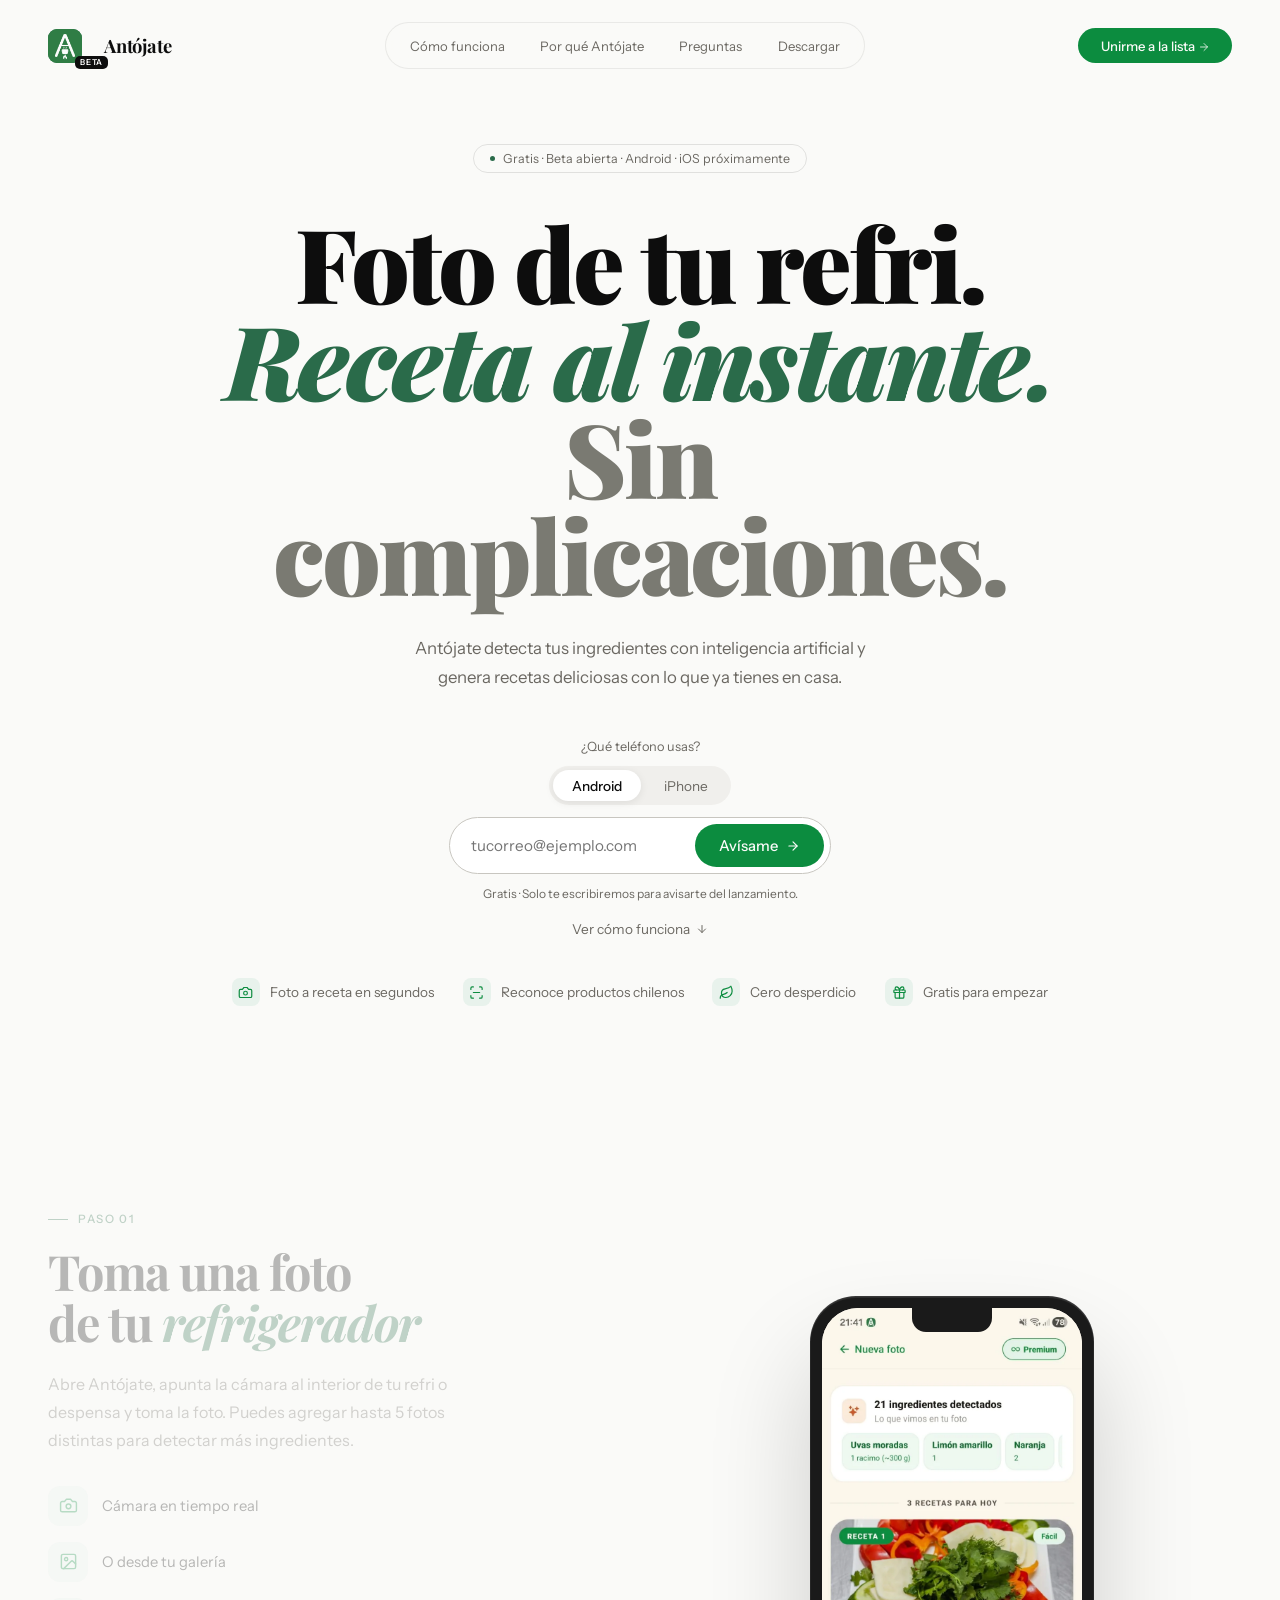
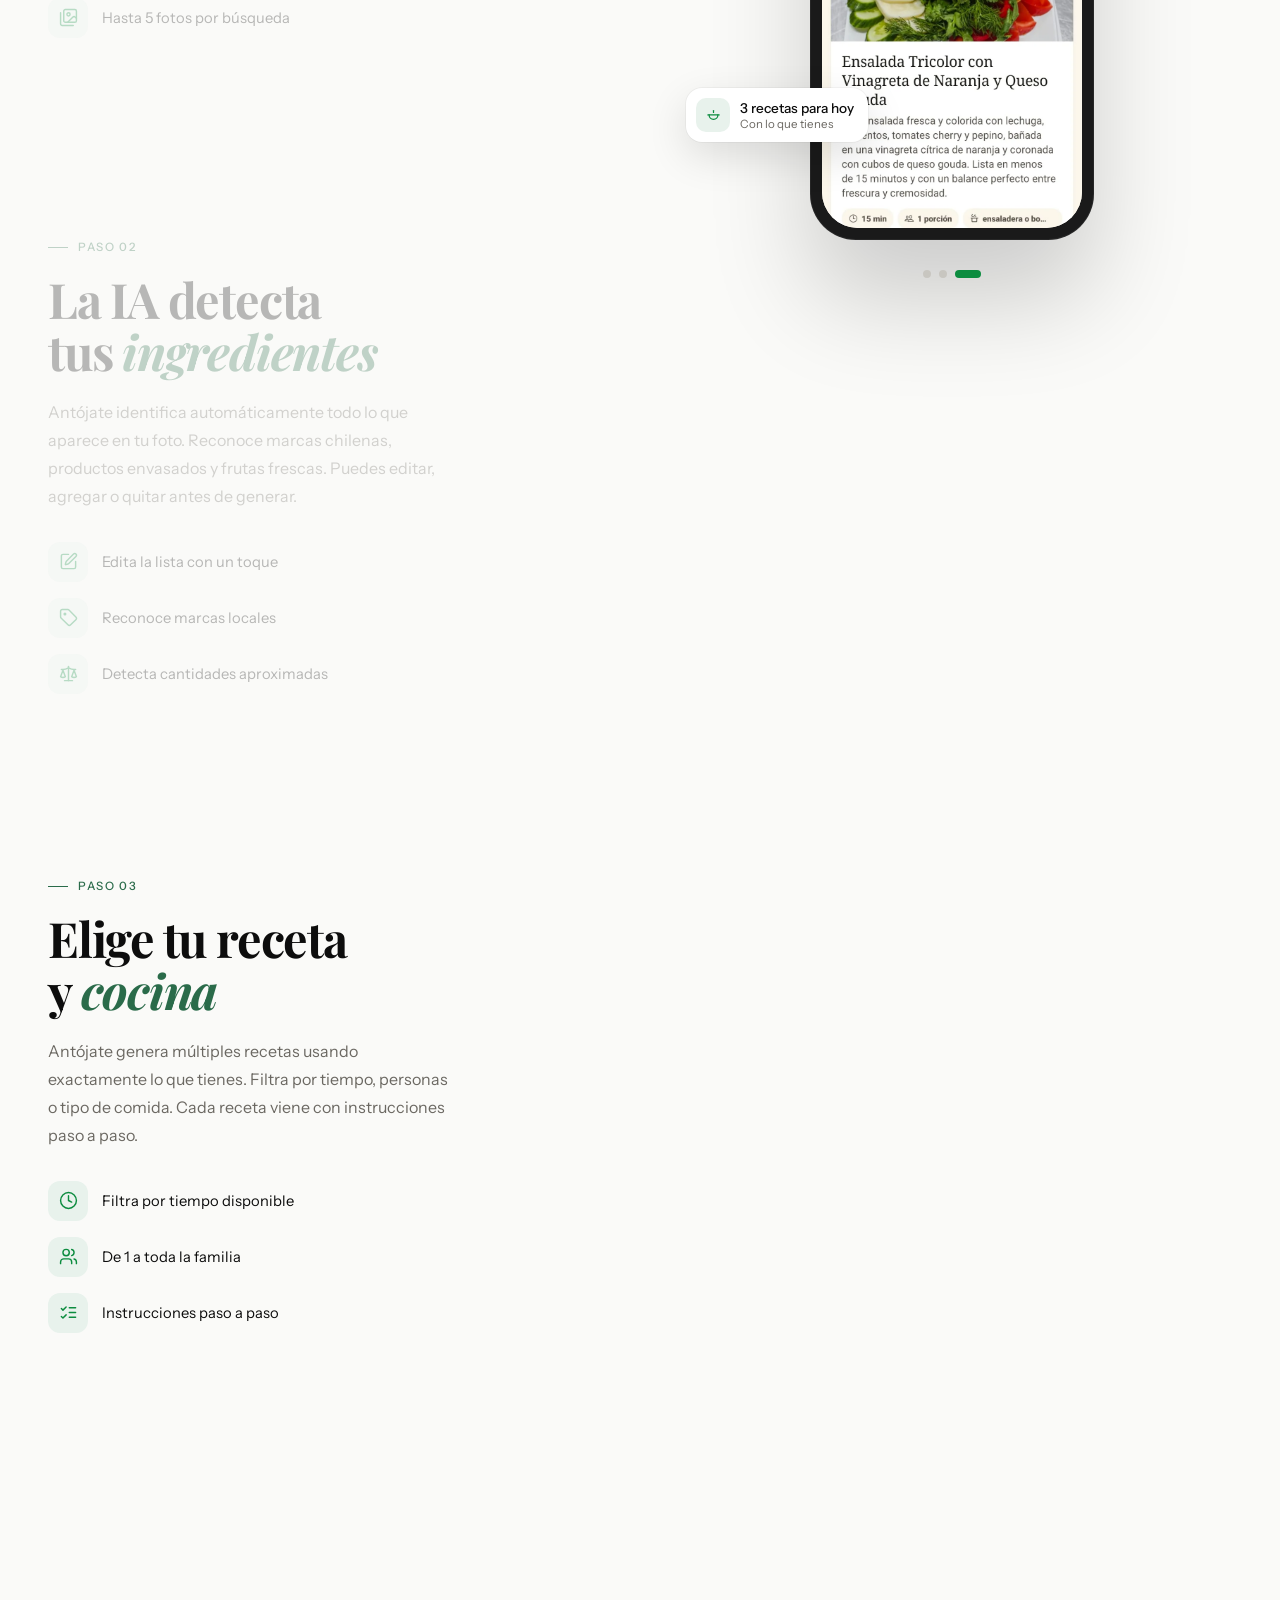
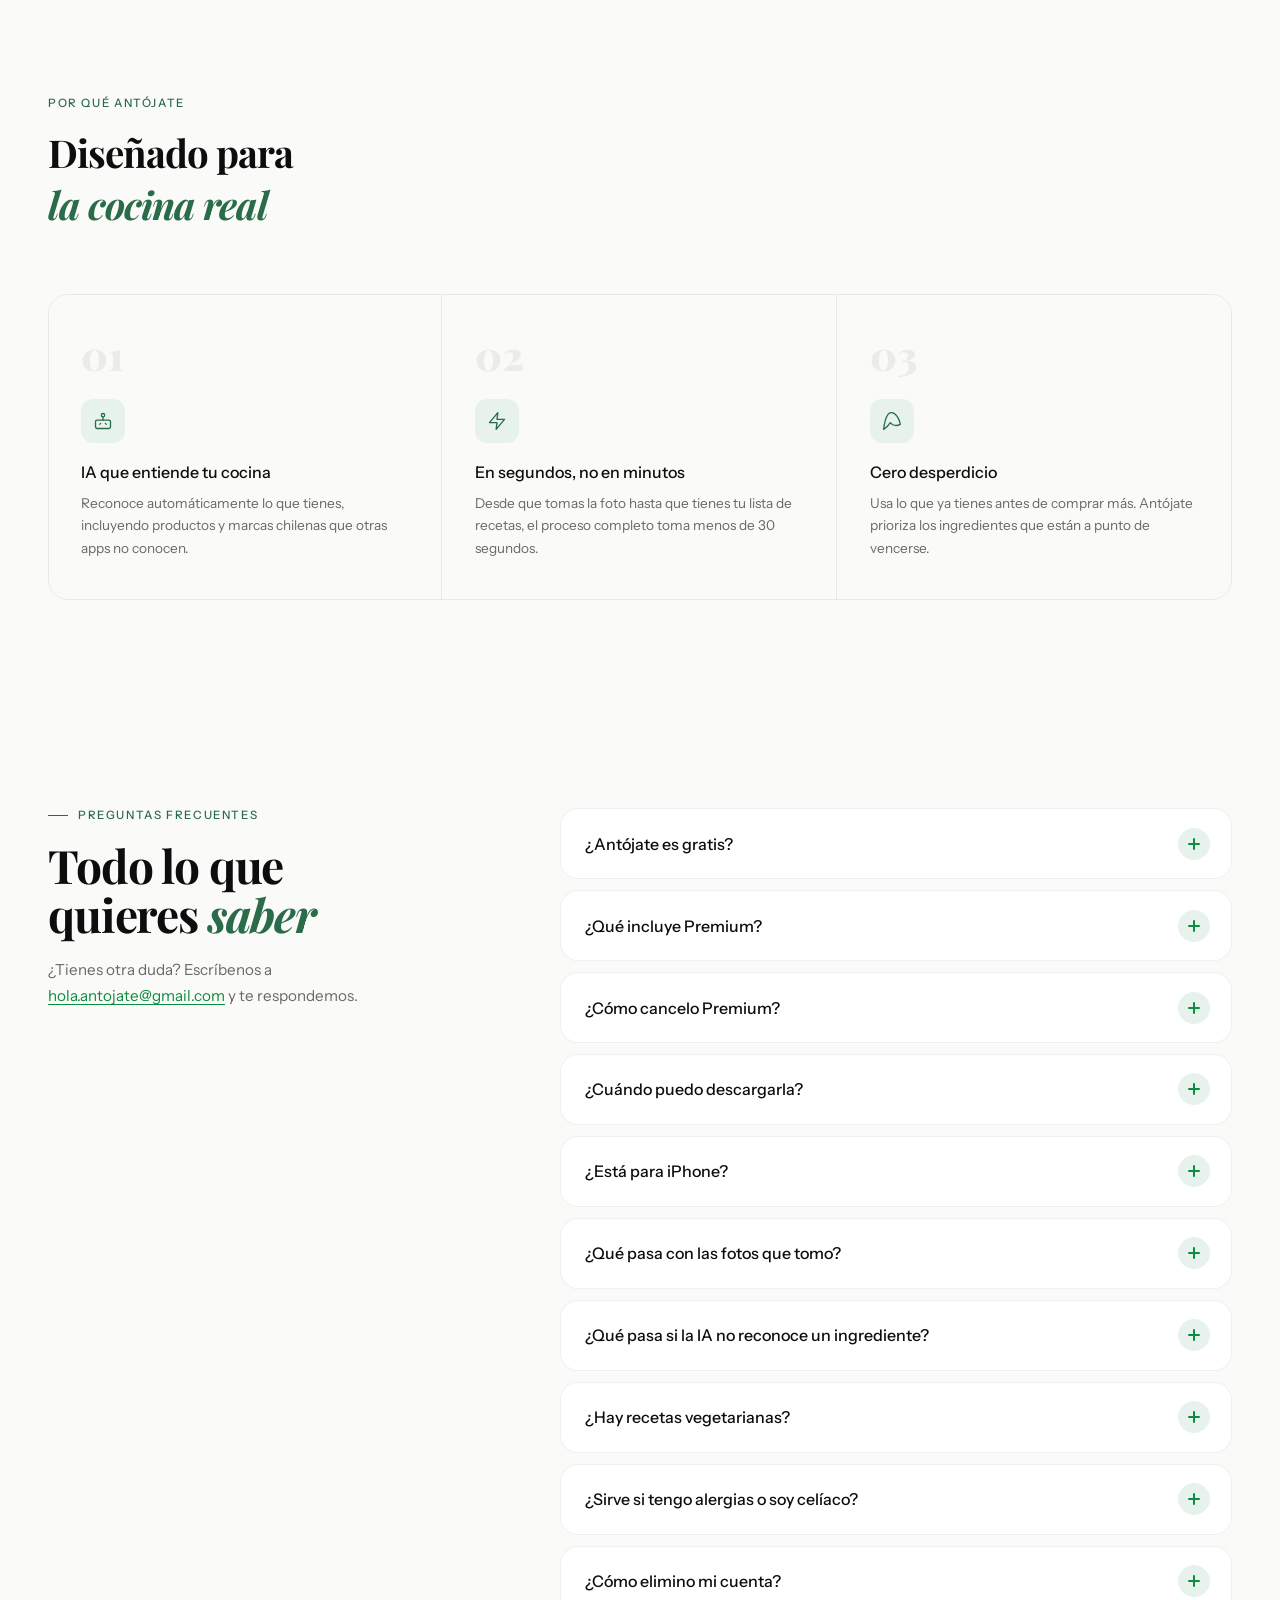
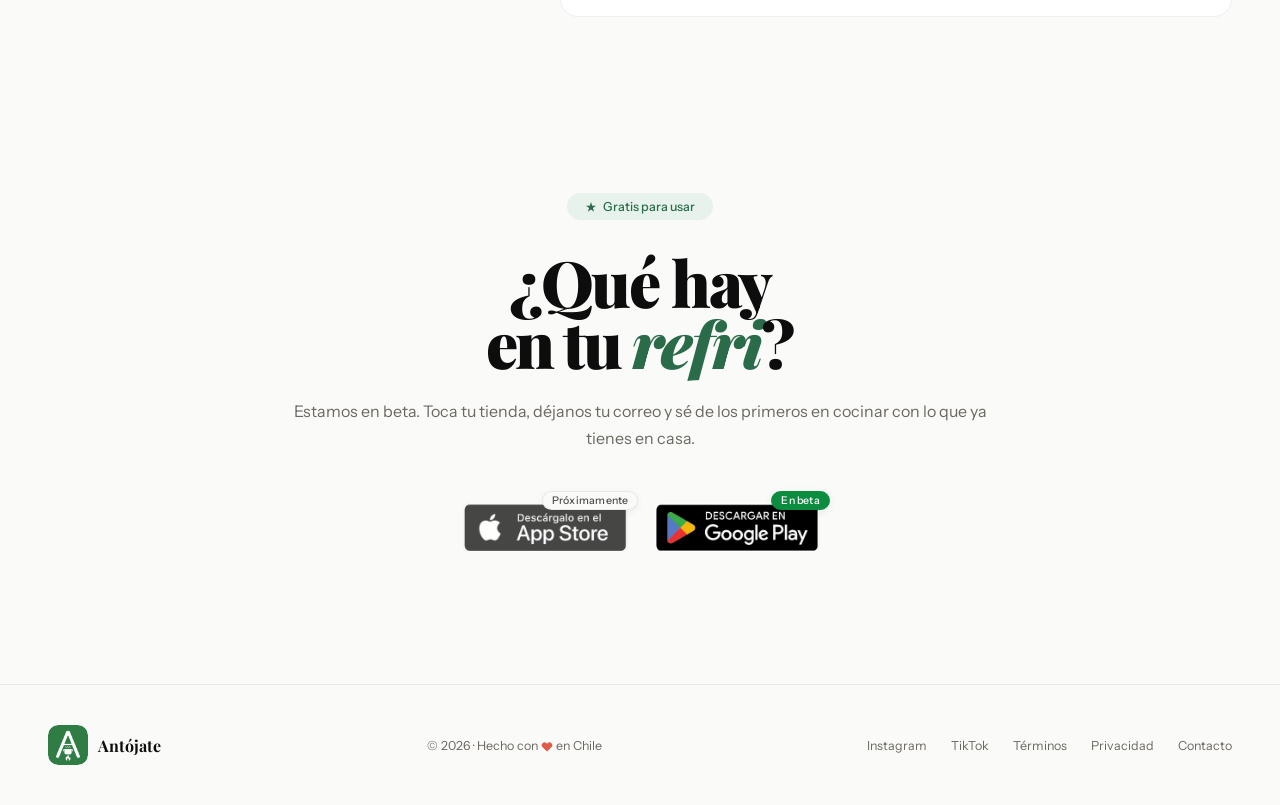
<file: index.html>
<!DOCTYPE html>
<html lang="es">
<head>

  <!-- Meta tags básicos -->
  <meta name="description" content="Antójate detecta los ingredientes de tu refrigerador con una foto y genera recetas deliciosas al instante. Sin desperdiciar nada. Gratis para Android · iOS próximamente.">
  <meta name="keywords" content="recetas, cocina, refrigerador, ingredientes, app, Chile, inteligencia artificial">
  <meta name="author" content="Antójate">

  <!-- Open Graph (WhatsApp, Facebook, LinkedIn) -->
  <meta property="og:type" content="website">
  <meta property="og:url" content="https://antojate.cl">
  <meta property="og:title" content="Antójate — Cocina con lo que hay">
  <meta property="og:description" content="Foto de tu refri → receta al instante. La app que detecta tus ingredientes con IA y genera recetas deliciosas. Gratis.">
  <meta property="og:image" content="https://antojate.cl/logo.png">
  <meta property="og:image:width" content="512">
  <meta property="og:image:height" content="512">
  <meta property="og:locale" content="es_CL">
  <meta property="og:site_name" content="Antójate">

  <!-- Twitter / X -->
  <meta name="twitter:card" content="summary">
  <meta name="twitter:url" content="https://antojate.cl">
  <meta name="twitter:title" content="Antójate — Cocina con lo que hay">
  <meta name="twitter:description" content="Foto de tu refri → receta al instante. La app que detecta tus ingredientes con IA y genera recetas deliciosas. Gratis.">
  <meta name="twitter:image" content="https://antojate.cl/logo.png">

  <!-- Favicon -->
  <link rel="icon" type="image/png" href="logo.png">
  <link rel="apple-touch-icon" href="logo.png">

  <!-- Color del navegador en móvil -->
  <meta name="theme-color" content="#0c8c3f">
<meta charset="UTF-8">
<meta name="viewport" content="width=device-width, initial-scale=1.0">
<title>Antójate — Cocina con lo que hay</title>
<link rel="preconnect" href="https://fonts.googleapis.com">
<link href="https://fonts.googleapis.com/css2?family=Playfair+Display:ital,wght@0,400;0,700;0,900;1,400;1,700&family=Instrument+Sans:wght@300;400;500&display=swap" rel="stylesheet">
<link rel="stylesheet" href="styles.css">
</head>
<body>


<!-- NAV -->
<nav>
  <div class="nav-inner">
    <a href="#" class="nav-logo">
      <div class="logo-mark"><img src="logo.png" alt="Antójate" style="width:100%;height:100%;object-fit:cover;border-radius:inherit;"><span class="beta-tag" title="Estamos en etapa beta">Beta</span></div>
      <span class="logo-text">Antójate</span>
    </a>

    <div class="nav-pill">
      <a href="#como-funciona">Cómo funciona</a>
      <a href="#por-que">Por qué Antójate</a>
      <a href="#preguntas">Preguntas</a>
      <a href="#descargar">Descargar</a>
    </div>

    <a href="#unirme" class="nav-dl" data-ir-formulario>Unirme a la lista <svg xmlns="http://www.w3.org/2000/svg" width="12" height="12" viewBox="0 0 24 24" fill="none" stroke="currentColor" stroke-width="1.6" stroke-linecap="round" stroke-linejoin="round" style="display:inline-block;vertical-align:middle;flex-shrink:0;"><line x1="5" y1="12" x2="19" y2="12"/><polyline points="12 5 19 12 12 19"/></svg></a>
  </div>
</nav>

<!-- HERO -->
<section class="hero">
  <div class="hero-eyebrow">
    <span class="dot"></span>
    Gratis · Beta abierta · Android · iOS próximamente
  </div>
  <h1 class="hero-title">
    Foto de tu refri.<br>
    <em>Receta al instante.</em><br>
    <span class="line-2" style="color:#7A7A72;">Sin complicaciones.</span>
  </h1>
  <p class="hero-subtitle">
    Antójate detecta tus ingredientes con inteligencia artificial y genera recetas deliciosas con lo que ya tienes en casa.
  </p>
  <div class="hero-cta">
    <form class="lista-form hero-form" id="unirme" novalidate>
      <p class="hero-form-label">¿Qué teléfono usas?</p>
      <div class="plat-toggle" role="radiogroup" aria-label="¿Qué teléfono usas?">
        <label><input type="radio" name="plataforma" value="Android" checked><span>Android</span></label>
        <label><input type="radio" name="plataforma" value="iOS"><span>iPhone</span></label>
      </div>
      <div class="hero-form-row">
        <label class="sr-only" for="hero-email">Correo electrónico</label>
        <input type="email" id="hero-email" name="email" placeholder="tucorreo@ejemplo.com" autocomplete="email" required>
        <input type="text" name="_gotcha" class="hp-field" tabindex="-1" autocomplete="off" aria-hidden="true">
        <button type="submit" class="btn-main">Avísame <svg width="14" height="14" viewBox="0 0 24 24" fill="none" stroke="currentColor" stroke-width="2" stroke-linecap="round" stroke-linejoin="round" aria-hidden="true"><line x1="5" y1="12" x2="19" y2="12"/><polyline points="12 5 19 12 12 19"/></svg></button>
      </div>
      <p class="lista-msg" role="status" aria-live="polite"></p>
      <p class="hero-form-fine">Gratis · Solo te escribiremos para avisarte del lanzamiento.</p>
    </form>
    <div class="hero-form-done" hidden>
      <span class="done-icon"><svg width="22" height="22" viewBox="0 0 24 24" fill="none" stroke="currentColor" stroke-width="2.4" stroke-linecap="round" stroke-linejoin="round"><polyline points="20 6 9 17 4 12"/></svg></span>
      <p><strong>¡Quedaste en la lista!</strong> Te avisaremos apenas Antójate esté disponible en <span data-tienda>Google Play</span>.</p>
    </div>
    <a href="#como-funciona" class="hero-link">Ver cómo funciona <svg width="12" height="12" viewBox="0 0 24 24" fill="none" stroke="currentColor" stroke-width="2" stroke-linecap="round" stroke-linejoin="round" aria-hidden="true"><line x1="12" y1="5" x2="12" y2="19"/><polyline points="19 12 12 19 5 12"/></svg></a>
  </div>

  <ul class="hero-benefits">
    <li><span class="hb-icon" aria-hidden="true"><svg width="15" height="15" viewBox="0 0 24 24" fill="none" stroke="currentColor" stroke-width="1.9" stroke-linecap="round" stroke-linejoin="round"><path d="M14.5 4h-5L7 7H4a2 2 0 0 0-2 2v9a2 2 0 0 0 2 2h16a2 2 0 0 0 2-2V9a2 2 0 0 0-2-2h-3l-2.5-3z"/><circle cx="12" cy="13" r="3"/></svg></span>Foto a receta en segundos</li>
    <li><span class="hb-icon" aria-hidden="true"><svg width="15" height="15" viewBox="0 0 24 24" fill="none" stroke="currentColor" stroke-width="1.9" stroke-linecap="round" stroke-linejoin="round"><path d="M3 7V5a2 2 0 0 1 2-2h2"/><path d="M17 3h2a2 2 0 0 1 2 2v2"/><path d="M21 17v2a2 2 0 0 1-2 2h-2"/><path d="M7 21H5a2 2 0 0 1-2-2v-2"/><path d="M7 12h10"/></svg></span>Reconoce productos chilenos</li>
    <li><span class="hb-icon" aria-hidden="true"><svg width="15" height="15" viewBox="0 0 24 24" fill="none" stroke="currentColor" stroke-width="1.9" stroke-linecap="round" stroke-linejoin="round"><path d="M11 20A7 7 0 0 1 9.8 6.1C15.5 5 17 4.48 19 2c1 2 2 4.18 2 8 0 5.5-4.78 10-10 10Z"/><path d="M2 21c0-3 1.85-5.36 5.08-6C9.5 14.52 12 13 13 12"/></svg></span>Cero desperdicio</li>
    <li><span class="hb-icon" aria-hidden="true"><svg width="15" height="15" viewBox="0 0 24 24" fill="none" stroke="currentColor" stroke-width="1.9" stroke-linecap="round" stroke-linejoin="round"><rect x="3" y="8" width="18" height="4" rx="1"/><path d="M12 8v13"/><path d="M19 12v7a2 2 0 0 1-2 2H7a2 2 0 0 1-2-2v-7"/><path d="M7.5 8a2.5 2.5 0 0 1 0-5A4.8 8 0 0 1 12 8a4.8 8 0 0 1 4.5-5 2.5 2.5 0 0 1 0 5"/></svg></span>Gratis para empezar</li>
  </ul>
</section>

<!-- CÓMO FUNCIONA: teléfono fijo que cambia al bajar -->
<section id="como-funciona" class="flow" data-active="1">
  <div class="flow-inner">
    <div class="flow-steps">
      <article class="flow-step" data-step="1">
        <div class="step-label">Paso 01</div>
        <h2 class="step-heading">Toma una foto<br>de tu <em>refrigerador</em></h2>
        <p class="step-body">Abre Antójate, apunta la cámara al interior de tu refri o despensa y toma la foto. Puedes agregar hasta 5 fotos distintas para detectar más ingredientes.</p>
        <div class="step-detail">
      <div class="step-pill"><span class="step-pill-icon" aria-hidden="true"><svg width="16" height="16" viewBox="0 0 24 24" fill="none" stroke="currentColor" stroke-width="1.8" stroke-linecap="round" stroke-linejoin="round"><path d="M14.5 4h-5L7 7H4a2 2 0 0 0-2 2v9a2 2 0 0 0 2 2h16a2 2 0 0 0 2-2V9a2 2 0 0 0-2-2h-3l-2.5-3z"/><circle cx="12" cy="13" r="3"/></svg></span>Cámara en tiempo real</div>
      <div class="step-pill"><span class="step-pill-icon" aria-hidden="true"><svg width="16" height="16" viewBox="0 0 24 24" fill="none" stroke="currentColor" stroke-width="1.8" stroke-linecap="round" stroke-linejoin="round"><rect width="18" height="18" x="3" y="3" rx="2" ry="2"/><circle cx="9" cy="9" r="2"/><path d="m21 15-3.086-3.086a2 2 0 0 0-2.828 0L6 21"/></svg></span>O desde tu galería</div>
      <div class="step-pill"><span class="step-pill-icon" aria-hidden="true"><svg width="16" height="16" viewBox="0 0 24 24" fill="none" stroke="currentColor" stroke-width="1.8" stroke-linecap="round" stroke-linejoin="round"><path d="M18 22H4a2 2 0 0 1-2-2V6"/><path d="m22 13-1.296-1.296a2.41 2.41 0 0 0-3.408 0L11 18"/><circle cx="12" cy="8" r="2"/><rect width="16" height="16" x="6" y="2" rx="2"/></svg></span>Hasta 5 fotos por búsqueda</div>
        </div>
        <div class="flow-step-media" aria-hidden="true">
          <div class="flow-mini-phone"><div class="flow-mini-screen"><div style="width:100%;height:100%;background:#F8F4EE;display:flex;flex-direction:column;"><div style="background:#F8F4EE;padding:32px 14px 12px;display:flex;align-items:center;gap:8px;">
            <div style="width:28px;height:28px;border-radius:7px;overflow:hidden;flex-shrink:0;"><img src="logo.png" style="width:100%;height:100%;object-fit:cover;display:block;"></div>
            <div>
              <div style="font-size:11px;font-weight:700;font-family:var(--serif);color:#0D0D0D;">Antójate</div>
              <div style="font-size:8px;color:#888580;">Cocina con lo que hay</div>
            </div>
            <div style="margin-left:auto;width:24px;height:24px;border-radius:6px;background:#F0EFEC;display:flex;align-items:center;justify-content:center;font-size:10px;">☰</div>
          </div><div style="margin:0 14px;border-radius:14px;overflow:hidden;flex:1;background:linear-gradient(160deg,#C9E4CA 0%,#A7C5B5 100%);display:flex;align-items:center;justify-content:center;position:relative;min-height:160px;">
            <img src="img/paso1-refrigerador.webp" alt="Foto de un refrigerador con frutas y verduras" loading="lazy" decoding="async" style="width:100%;height:100%;object-fit:cover;object-position:center;display:block;">
          </div><div style="padding:12px 14px;display:flex;gap:8px;">
            <div style="flex:1;background:white;border-radius:10px;padding:10px;text-align:center;font-size:9px;font-weight:500;border:1px solid #E8E8E4;" style="display:inline-flex;align-items:center;gap:4px;"><svg xmlns="http://www.w3.org/2000/svg" width="10" height="10" viewBox="0 0 24 24" fill="none" stroke="currentColor" stroke-width="1.6" stroke-linecap="round" stroke-linejoin="round" style="display:inline-block;vertical-align:middle;flex-shrink:0;"><path d="M23 19a2 2 0 0 1-2 2H3a2 2 0 0 1-2-2V8a2 2 0 0 1 2-2h4l2-3h6l2 3h4a2 2 0 0 1 2 2z"/><circle cx="12" cy="13" r="4"/></svg> Cámara</div>
            <div style="flex:1;background:white;border-radius:10px;padding:10px;text-align:center;font-size:9px;font-weight:500;border:1px solid #E8E8E4;" style="display:inline-flex;align-items:center;gap:4px;"><svg xmlns="http://www.w3.org/2000/svg" width="10" height="10" viewBox="0 0 24 24" fill="none" stroke="currentColor" stroke-width="1.6" stroke-linecap="round" stroke-linejoin="round" style="display:inline-block;vertical-align:middle;flex-shrink:0;"><rect x="3" y="3" width="18" height="18" rx="2"/><circle cx="8.5" cy="8.5" r="1.5"/><polyline points="21 15 16 10 5 21"/></svg> Galería</div>
          </div>
          <div style="margin:0 14px 14px;background:#2A6B4A;border-radius:20px;padding:11px;text-align:center;font-size:9px;color:white;font-weight:600;">✨ ¿Qué puedo cocinar?</div>
        </div></div></div>
          <div class="flow-chip flow-chip--1 is-mobile" data-step="1">
          <span class="flow-chip-icon"><svg width="15" height="15" viewBox="0 0 24 24" fill="none" stroke="currentColor" stroke-width="2" stroke-linecap="round" stroke-linejoin="round" aria-hidden="true"><path d="M23 19a2 2 0 0 1-2 2H3a2 2 0 0 1-2-2V8a2 2 0 0 1 2-2h4l2-3h6l2 3h4a2 2 0 0 1 2 2z"/><circle cx="12" cy="13" r="4"/></svg></span>
          <span><strong>Foto lista</strong><small>En 1 toque</small></span>
        </div>
        </div>
      </article>

      <article class="flow-step" data-step="2">
        <div class="step-label">Paso 02</div>
        <h2 class="step-heading">La IA detecta<br>tus <em>ingredientes</em></h2>
        <p class="step-body">Antójate identifica automáticamente todo lo que aparece en tu foto. Reconoce marcas chilenas, productos envasados y frutas frescas. Puedes editar, agregar o quitar antes de generar.</p>
        <div class="step-detail">
      <div class="step-pill"><span class="step-pill-icon" aria-hidden="true"><svg width="16" height="16" viewBox="0 0 24 24" fill="none" stroke="currentColor" stroke-width="1.8" stroke-linecap="round" stroke-linejoin="round"><path d="M12 3H5a2 2 0 0 0-2 2v14a2 2 0 0 0 2 2h14a2 2 0 0 0 2-2v-7"/><path d="M18.375 2.625a1 1 0 0 1 3 3l-9.013 9.014a2 2 0 0 1-.853.505l-2.873.84a.5.5 0 0 1-.62-.62l.84-2.873a2 2 0 0 1 .506-.852z"/></svg></span>Edita la lista con un toque</div>
      <div class="step-pill"><span class="step-pill-icon" aria-hidden="true"><svg width="16" height="16" viewBox="0 0 24 24" fill="none" stroke="currentColor" stroke-width="1.8" stroke-linecap="round" stroke-linejoin="round"><path d="M12.586 2.586A2 2 0 0 0 11.172 2H4a2 2 0 0 0-2 2v7.172a2 2 0 0 0 .586 1.414l8.704 8.704a2.426 2.426 0 0 0 3.42 0l6.58-6.58a2.426 2.426 0 0 0 0-3.42z"/><circle cx="7.5" cy="7.5" r="1" fill="currentColor"/></svg></span>Reconoce marcas locales</div>
      <div class="step-pill"><span class="step-pill-icon" aria-hidden="true"><svg width="16" height="16" viewBox="0 0 24 24" fill="none" stroke="currentColor" stroke-width="1.8" stroke-linecap="round" stroke-linejoin="round"><path d="m16 16 3-8 3 8c-.87.65-1.92 1-3 1s-2.13-.35-3-1Z"/><path d="m2 16 3-8 3 8c-.87.65-1.92 1-3 1s-2.13-.35-3-1Z"/><path d="M7 21h10"/><path d="M12 3v18"/><path d="M3 7h2c2 0 5-1 7-2 2 1 5 2 7 2h2"/></svg></span>Detecta cantidades aproximadas</div>
        </div>
        <div class="flow-step-media" aria-hidden="true">
          <div class="flow-mini-phone"><div class="flow-mini-screen"><img src="img/paso2-ingredientes.webp" alt="Pantalla de Antójate con los ingredientes detectados" loading="lazy" decoding="async" style="width:100%;height:100%;object-fit:cover;object-position:top;display:block;"></div></div>
          <div class="flow-chip flow-chip--2 is-mobile" data-step="2">
          <span class="flow-chip-icon"><svg width="15" height="15" viewBox="0 0 24 24" fill="none" stroke="currentColor" stroke-width="2" stroke-linecap="round" stroke-linejoin="round" aria-hidden="true"><path d="M20 6 9 17l-5-5"/></svg></span>
          <span><strong>21 ingredientes</strong><small>Detectados por la IA</small></span>
        </div>
        </div>
      </article>

      <article class="flow-step" data-step="3">
        <div class="step-label">Paso 03</div>
        <h2 class="step-heading">Elige tu receta<br>y <em>cocina</em></h2>
        <p class="step-body">Antójate genera múltiples recetas usando exactamente lo que tienes. Filtra por tiempo, personas o tipo de comida. Cada receta viene con instrucciones paso a paso.</p>
        <div class="step-detail">
      <div class="step-pill"><span class="step-pill-icon" aria-hidden="true"><svg width="16" height="16" viewBox="0 0 24 24" fill="none" stroke="currentColor" stroke-width="1.8" stroke-linecap="round" stroke-linejoin="round"><circle cx="12" cy="12" r="10"/><polyline points="12 6 12 12 16 14"/></svg></span>Filtra por tiempo disponible</div>
      <div class="step-pill"><span class="step-pill-icon" aria-hidden="true"><svg width="16" height="16" viewBox="0 0 24 24" fill="none" stroke="currentColor" stroke-width="1.8" stroke-linecap="round" stroke-linejoin="round"><path d="M16 21v-2a4 4 0 0 0-4-4H6a4 4 0 0 0-4 4v2"/><circle cx="9" cy="7" r="4"/><path d="M22 21v-2a4 4 0 0 0-3-3.87"/><path d="M16 3.13a4 4 0 0 1 0 7.75"/></svg></span>De 1 a toda la familia</div>
      <div class="step-pill"><span class="step-pill-icon" aria-hidden="true"><svg width="16" height="16" viewBox="0 0 24 24" fill="none" stroke="currentColor" stroke-width="1.8" stroke-linecap="round" stroke-linejoin="round"><path d="m3 17 2 2 4-4"/><path d="m3 7 2 2 4-4"/><path d="M13 6h8"/><path d="M13 12h8"/><path d="M13 18h8"/></svg></span>Instrucciones paso a paso</div>
        </div>
        <div class="flow-step-media" aria-hidden="true">
          <div class="flow-mini-phone"><div class="flow-mini-screen"><img src="img/paso3-recetas.webp" alt="Pantalla de Antójate con las recetas sugeridas" loading="lazy" decoding="async" style="width:100%;height:100%;object-fit:cover;object-position:top;display:block;"></div></div>
          <div class="flow-chip flow-chip--3 is-mobile" data-step="3">
          <span class="flow-chip-icon"><svg width="15" height="15" viewBox="0 0 24 24" fill="none" stroke="currentColor" stroke-width="2" stroke-linecap="round" stroke-linejoin="round" aria-hidden="true"><path d="M3 11h18"/><path d="M5 11a7 7 0 0 0 14 0"/><path d="M12 4v3"/></svg></span>
          <span><strong>3 recetas para hoy</strong><small>Con lo que tienes</small></span>
        </div>
        </div>
      </article>

    </div>
    <div class="flow-sticky" aria-hidden="true">
      <div class="flow-stage">
        <div class="phone-outer flow-phone">
          <div class="phone-bar"></div>
          <div class="phone-screen-area">
          <div class="flow-screen" data-step="1"><div style="width:100%;height:100%;background:#F8F4EE;display:flex;flex-direction:column;"><div style="background:#F8F4EE;padding:32px 14px 12px;display:flex;align-items:center;gap:8px;">
            <div style="width:28px;height:28px;border-radius:7px;overflow:hidden;flex-shrink:0;"><img src="logo.png" style="width:100%;height:100%;object-fit:cover;display:block;"></div>
            <div>
              <div style="font-size:11px;font-weight:700;font-family:var(--serif);color:#0D0D0D;">Antójate</div>
              <div style="font-size:8px;color:#888580;">Cocina con lo que hay</div>
            </div>
            <div style="margin-left:auto;width:24px;height:24px;border-radius:6px;background:#F0EFEC;display:flex;align-items:center;justify-content:center;font-size:10px;">☰</div>
          </div><div style="margin:0 14px;border-radius:14px;overflow:hidden;flex:1;background:linear-gradient(160deg,#C9E4CA 0%,#A7C5B5 100%);display:flex;align-items:center;justify-content:center;position:relative;min-height:160px;">
            <img src="img/paso1-refrigerador.webp" alt="Foto de un refrigerador con frutas y verduras" loading="lazy" decoding="async" style="width:100%;height:100%;object-fit:cover;object-position:center;display:block;">
          </div><div style="padding:12px 14px;display:flex;gap:8px;">
            <div style="flex:1;background:white;border-radius:10px;padding:10px;text-align:center;font-size:9px;font-weight:500;border:1px solid #E8E8E4;" style="display:inline-flex;align-items:center;gap:4px;"><svg xmlns="http://www.w3.org/2000/svg" width="10" height="10" viewBox="0 0 24 24" fill="none" stroke="currentColor" stroke-width="1.6" stroke-linecap="round" stroke-linejoin="round" style="display:inline-block;vertical-align:middle;flex-shrink:0;"><path d="M23 19a2 2 0 0 1-2 2H3a2 2 0 0 1-2-2V8a2 2 0 0 1 2-2h4l2-3h6l2 3h4a2 2 0 0 1 2 2z"/><circle cx="12" cy="13" r="4"/></svg> Cámara</div>
            <div style="flex:1;background:white;border-radius:10px;padding:10px;text-align:center;font-size:9px;font-weight:500;border:1px solid #E8E8E4;" style="display:inline-flex;align-items:center;gap:4px;"><svg xmlns="http://www.w3.org/2000/svg" width="10" height="10" viewBox="0 0 24 24" fill="none" stroke="currentColor" stroke-width="1.6" stroke-linecap="round" stroke-linejoin="round" style="display:inline-block;vertical-align:middle;flex-shrink:0;"><rect x="3" y="3" width="18" height="18" rx="2"/><circle cx="8.5" cy="8.5" r="1.5"/><polyline points="21 15 16 10 5 21"/></svg> Galería</div>
          </div>
          <div style="margin:0 14px 14px;background:#2A6B4A;border-radius:20px;padding:11px;text-align:center;font-size:9px;color:white;font-weight:600;">✨ ¿Qué puedo cocinar?</div>
        </div></div>
          <div class="flow-screen" data-step="2"><img src="img/paso2-ingredientes.webp" alt="Pantalla de Antójate con los ingredientes detectados" loading="lazy" decoding="async" style="width:100%;height:100%;object-fit:cover;object-position:top;display:block;"></div>
          <div class="flow-screen" data-step="3"><img src="img/paso3-recetas.webp" alt="Pantalla de Antójate con las recetas sugeridas" loading="lazy" decoding="async" style="width:100%;height:100%;object-fit:cover;object-position:top;display:block;"></div>
          </div>
        </div>
        <div class="flow-chip flow-chip--1" data-step="1">
          <span class="flow-chip-icon"><svg width="15" height="15" viewBox="0 0 24 24" fill="none" stroke="currentColor" stroke-width="2" stroke-linecap="round" stroke-linejoin="round" aria-hidden="true"><path d="M23 19a2 2 0 0 1-2 2H3a2 2 0 0 1-2-2V8a2 2 0 0 1 2-2h4l2-3h6l2 3h4a2 2 0 0 1 2 2z"/><circle cx="12" cy="13" r="4"/></svg></span>
          <span><strong>Foto lista</strong><small>En 1 toque</small></span>
        </div>
        <div class="flow-chip flow-chip--2" data-step="2">
          <span class="flow-chip-icon"><svg width="15" height="15" viewBox="0 0 24 24" fill="none" stroke="currentColor" stroke-width="2" stroke-linecap="round" stroke-linejoin="round" aria-hidden="true"><path d="M20 6 9 17l-5-5"/></svg></span>
          <span><strong>21 ingredientes</strong><small>Detectados por la IA</small></span>
        </div>
        <div class="flow-chip flow-chip--3" data-step="3">
          <span class="flow-chip-icon"><svg width="15" height="15" viewBox="0 0 24 24" fill="none" stroke="currentColor" stroke-width="2" stroke-linecap="round" stroke-linejoin="round" aria-hidden="true"><path d="M3 11h18"/><path d="M5 11a7 7 0 0 0 14 0"/><path d="M12 4v3"/></svg></span>
          <span><strong>3 recetas para hoy</strong><small>Con lo que tienes</small></span>
        </div>
        <div class="flow-dots"><span data-step="1"></span><span data-step="2"></span><span data-step="3"></span></div>
      </div>
    </div>
  </div>
</section>

<!-- FEATURES -->
<div class="features-row" id="por-que">
  <div class="features-row-header reveal">
    <div class="features-row-label">Por qué Antójate</div>
    <h2 class="features-row-heading">Diseñado para<br><em>la cocina real</em></h2>
  </div>
  <div class="feats-grid reveal">
    <div class="feat-item">
      <div class="feat-num">01</div>
      <div class="feat-icon" style="width:44px;height:44px;border-radius:12px;background:var(--green-soft);display:flex;align-items:center;justify-content:center;margin-bottom:1.2rem;color:var(--green);"><svg xmlns="http://www.w3.org/2000/svg" width="20" height="20" viewBox="0 0 24 24" fill="none" stroke="currentColor" stroke-width="1.6" stroke-linecap="round" stroke-linejoin="round" style="display:inline-block;vertical-align:middle;flex-shrink:0;"><rect x="3" y="11" width="18" height="10" rx="2"/><circle cx="12" cy="5" r="2"/><path d="M12 7v4"/><line x1="8" y1="16" x2="8" y2="16"/><line x1="16" y1="16" x2="16" y2="16"/><circle cx="9" cy="15" r="1" fill="currentColor" stroke="none"/><circle cx="15" cy="15" r="1" fill="currentColor" stroke="none"/></svg></div>
      <div class="feat-title">IA que entiende tu cocina</div>
      <p class="feat-desc">Reconoce automáticamente lo que tienes, incluyendo productos y marcas chilenas que otras apps no conocen.</p>
    </div>
    <div class="feat-item">
      <div class="feat-num">02</div>
      <div class="feat-icon" style="width:44px;height:44px;border-radius:12px;background:var(--green-soft);display:flex;align-items:center;justify-content:center;margin-bottom:1.2rem;color:var(--green);"><svg xmlns="http://www.w3.org/2000/svg" width="20" height="20" viewBox="0 0 24 24" fill="none" stroke="currentColor" stroke-width="1.6" stroke-linecap="round" stroke-linejoin="round" style="display:inline-block;vertical-align:middle;flex-shrink:0;"><polygon points="13 2 3 14 12 14 11 22 21 10 12 10 13 2"/></svg></div>
      <div class="feat-title">En segundos, no en minutos</div>
      <p class="feat-desc">Desde que tomas la foto hasta que tienes tu lista de recetas, el proceso completo toma menos de 30 segundos.</p>
    </div>
    <div class="feat-item">
      <div class="feat-num">03</div>
      <div class="feat-icon" style="width:44px;height:44px;border-radius:12px;background:var(--green-soft);display:flex;align-items:center;justify-content:center;margin-bottom:1.2rem;color:var(--green);"><svg xmlns="http://www.w3.org/2000/svg" width="20" height="20" viewBox="0 0 24 24" fill="none" stroke="currentColor" stroke-width="1.6" stroke-linecap="round" stroke-linejoin="round" style="display:inline-block;vertical-align:middle;flex-shrink:0;"><path d="M2 22s4-2 8-8c0 0 4 6 12 2 0 0-2-12-10-14C4 0 2 22 2 22z"/></svg></div>
      <div class="feat-title">Cero desperdicio</div>
      <p class="feat-desc">Usa lo que ya tienes antes de comprar más. Antójate prioriza los ingredientes que están a punto de vencerse.</p>
    </div>
  </div>
</div>

<!-- PREGUNTAS FRECUENTES -->
<section class="faq" id="preguntas">
  <div class="faq-inner">
    <div class="faq-head reveal">
      <div class="step-label">Preguntas frecuentes</div>
      <h2 class="faq-title">Todo lo que<br>quieres <em>saber</em></h2>
      <p class="faq-sub">¿Tienes otra duda? Escríbenos a <a href="mailto:hola.antojate@gmail.com">hola.antojate@gmail.com</a> y te respondemos.</p>
    </div>
    <div class="faq-list reveal reveal-delay-1">
      <details class="faq-item">
        <summary><span>¿Antójate es gratis?</span><span class="faq-plus" aria-hidden="true"></span></summary>
        <div class="faq-answer"><p>Sí. Con el plan gratis tienes 1 antojo con IA al día (foto con la cámara o desde la galería) y todo el catálogo de recetas con su paso a paso, sin límite.</p></div>
      </details>
      <details class="faq-item">
        <summary><span>¿Qué incluye Premium?</span><span class="faq-plus" aria-hidden="true"></span></summary>
        <div class="faq-answer"><p>Antojos con IA sin límite, historial, recetas guardadas y listas sin límite, y el planificador semanal con recordatorios. Cuesta desde $2.990 al mes.</p></div>
      </details>
      <details class="faq-item">
        <summary><span>¿Cómo cancelo Premium?</span><span class="faq-plus" aria-hidden="true"></span></summary>
        <div class="faq-answer"><p>Desde Google Play → Suscripciones, cuando quieras. Sigues con Premium hasta que termine el mes que ya pagaste y después vuelves al plan gratis, sin perder tu cuenta.</p></div>
      </details>
      <details class="faq-item">
        <summary><span>¿Cuándo puedo descargarla?</span><span class="faq-plus" aria-hidden="true"></span></summary>
        <div class="faq-answer"><p>Estamos en beta. Muy pronto estará en Google Play para todos. <a href="#unirme" data-ir-formulario>Déjanos tu correo</a> y te avisamos apenas se habilite la descarga.</p></div>
      </details>
      <details class="faq-item">
        <summary><span>¿Está para iPhone?</span><span class="faq-plus" aria-hidden="true"></span></summary>
        <div class="faq-answer"><p>Todavía no, pero estamos preparando la versión para iOS. Elige «iPhone» en el formulario y te avisamos cuando llegue al App Store.</p></div>
      </details>
      <details class="faq-item">
        <summary><span>¿Qué pasa con las fotos que tomo?</span><span class="faq-plus" aria-hidden="true"></span></summary>
        <div class="faq-answer"><p>Solo se usan para detectar tus ingredientes y generar tu receta. No las guardamos como imagen ni las usamos para nada más.</p></div>
      </details>
      <details class="faq-item">
        <summary><span>¿Qué pasa si la IA no reconoce un ingrediente?</span><span class="faq-plus" aria-hidden="true"></span></summary>
        <div class="faq-answer"><p>Antes de generar las recetas puedes revisar la lista, quitar lo que no tengas y agregar lo que falte.</p></div>
      </details>
      <details class="faq-item">
        <summary><span>¿Hay recetas vegetarianas?</span><span class="faq-plus" aria-hidden="true"></span></summary>
        <div class="faq-answer"><p>Sí. Puedes elegir la preferencia vegetariana y Antójate te sugerirá solo recetas sin carne.</p></div>
      </details>
      <details class="faq-item">
        <summary><span>¿Sirve si tengo alergias o soy celíaco?</span><span class="faq-plus" aria-hidden="true"></span></summary>
        <div class="faq-answer"><p>Antójate no tiene recetas especiales sin gluten ni para alergias. Cada receta muestra un aviso para que revises los ingredientes y, en los productos envasados, la etiqueta, antes de cocinar.</p></div>
      </details>
      <details class="faq-item">
        <summary><span>¿Cómo elimino mi cuenta?</span><span class="faq-plus" aria-hidden="true"></span></summary>
        <div class="faq-answer"><p>Desde la app: menú de tu perfil → Cuenta → «Borrar mi cuenta». Tus datos se eliminan de inmediato y no se pueden recuperar. Si tienes Premium, cancélalo primero en Google Play, porque borrar la cuenta no cancela el cobro. ¿Sin acceso a la app? Escríbenos a <a href="mailto:hola.antojate@gmail.com">hola.antojate@gmail.com</a>. <a href="/eliminar-cuenta" target="_blank" rel="noopener">Ver todos los detalles</a>.</p></div>
      </details>
    </div>
  </div>
</section>

<!-- CTA FINAL -->
<div id="descargar" class="cta-final">
  <div class="cta-final-inner reveal">
    <div class="cta-tag" style="display:inline-flex;align-items:center;gap:6px;"><svg xmlns="http://www.w3.org/2000/svg" width="12" height="12" viewBox="0 0 24 24" fill="none" stroke="currentColor" stroke-width="1.6" stroke-linecap="round" stroke-linejoin="round" style="display:inline-block;vertical-align:middle;flex-shrink:0;color:var(--green)"><path d="M12 2l2.4 7.4H22l-6.2 4.5 2.4 7.4L12 17l-6.2 4.3 2.4-7.4L2 9.4h7.6L12 2z" fill="currentColor" stroke="none"/></svg> Gratis para usar</div>
    <h2 class="cta-heading">¿Qué hay<br>en tu <em>refri</em>?</h2>
    <p class="cta-sub">Estamos en beta. Toca tu tienda, déjanos tu correo y sé de los primeros en cocinar con lo que ya tienes en casa.</p>
    <div class="store-buttons">
      <button type="button" class="store-badge store-badge--soon" data-modal-open="modal-lista" data-plataforma="iOS" aria-haspopup="dialog">
        <img src="img/badge-app-store.webp" alt="App Store, próximamente">
        <span class="store-badge-tag">Próximamente</span>
      </button>
      <button type="button" class="store-badge" data-modal-open="modal-lista" data-plataforma="Android" aria-haspopup="dialog">
        <img src="img/badge-google-play.webp" alt="Google Play">
        <span class="store-badge-tag store-badge-tag--beta">En beta</span>
      </button>
    </div>
  </div>
</div>

<!-- FOOTER -->
<footer>
  <div class="footer-logo-wrap">
    <div class="footer-logo-mark"><img src="logo.png" alt="Antójate" style="width:40px;height:40px;object-fit:cover;border-radius:10px;display:block;"></div>
    <span class="footer-brand-name">Antójate</span>
  </div>
  <span class="footer-center">© 2026 · Hecho con <svg xmlns="http://www.w3.org/2000/svg" width="12" height="12" viewBox="0 0 24 24" fill="none" stroke="currentColor" stroke-width="1.6" stroke-linecap="round" stroke-linejoin="round" style="display:inline-block;vertical-align:middle;flex-shrink:0;color:#e05a4a"><path d="M20.84 4.61a5.5 5.5 0 0 0-7.78 0L12 5.67l-1.06-1.06a5.5 5.5 0 0 0-7.78 7.78l1.06 1.06L12 21.23l7.78-7.78 1.06-1.06a5.5 5.5 0 0 0 0-7.78z" fill="currentColor" stroke="none"/></svg> en Chile</span>
  <div class="footer-right">
    <a href="https://www.instagram.com/antojateapp/" target="_blank" rel="noopener">Instagram</a>
    <a href="#">TikTok</a>
    <a href="/terminos" target="_blank" rel="noopener">Términos</a>
    <a href="/privacidad" target="_blank" rel="noopener">Privacidad</a>
    <a href="mailto:hola.antojate@gmail.com">Contacto</a>
  </div>
</footer>

<!-- MODAL: LISTA DE ESPERA (Android / iOS) -->
<div class="modal" id="modal-lista" role="dialog" aria-modal="true" aria-labelledby="modal-lista-title" hidden>
  <div class="modal-backdrop" data-modal-close></div>
  <div class="modal-card">
    <button type="button" class="modal-close" data-modal-close aria-label="Cerrar">
      <svg width="18" height="18" viewBox="0 0 24 24" fill="none" stroke="currentColor" stroke-width="2" stroke-linecap="round"><line x1="18" y1="6" x2="6" y2="18"/><line x1="6" y1="6" x2="18" y2="18"/></svg>
    </button>
    <img class="modal-logo" src="logo.png" alt="">
    <span class="modal-pill" data-texto="pill">Beta en curso</span>

    <div class="waitlist-form-wrap">
      <h3 class="modal-title" id="modal-lista-title" data-texto="titulo">Muy pronto en <em>Google Play</em></h3>
      <p class="modal-text" data-texto="texto">Estamos en etapa beta. Déjanos tu correo y te avisamos apenas se habilite la descarga.</p>
      <form class="waitlist-form lista-form" id="waitlist-form" novalidate>
        <div class="plat-toggle" role="radiogroup" aria-label="¿Qué teléfono usas?">
        <label><input type="radio" name="plataforma" value="Android" checked><span>Android</span></label>
        <label><input type="radio" name="plataforma" value="iOS"><span>iPhone</span></label>
      </div>
        <label class="sr-only" for="waitlist-email">Correo electrónico</label>
        <input type="email" id="waitlist-email" name="email" placeholder="tucorreo@ejemplo.com" autocomplete="email" required>
        <input type="text" name="_gotcha" class="hp-field" tabindex="-1" autocomplete="off" aria-hidden="true">
        <button type="submit" class="modal-btn">Avísame</button>
      </form>
      <p class="waitlist-msg lista-msg" id="waitlist-msg" role="status" aria-live="polite"></p>
      <p class="modal-fine">Solo usaremos tu correo para avisarte cuando la app esté lista. Nada más.</p>
    </div>

    <div class="waitlist-done" hidden>
      <div class="done-icon">
        <svg width="26" height="26" viewBox="0 0 24 24" fill="none" stroke="currentColor" stroke-width="2.2" stroke-linecap="round" stroke-linejoin="round"><polyline points="20 6 9 17 4 12"/></svg>
      </div>
      <h3 class="modal-title">¡Quedaste en la <em>lista</em>!</h3>
      <p class="modal-text" data-texto="listo">Te avisaremos a tu correo apenas Antójate esté disponible en Google Play.</p>
      <button type="button" class="modal-btn" data-modal-close>Cerrar</button>
    </div>
  </div>
</div>

<!-- BARRA FIJA EN CELULAR -->
<div class="beta-bar" hidden>
  <span class="beta-bar-dot" aria-hidden="true"></span>
  <p class="beta-bar-text"><strong>Antójate está en beta</strong><span>Te avisamos cuando esté lista</span></p>
  <button type="button" class="beta-bar-btn" data-modal-open="modal-lista" data-plataforma="Android">Avísame</button>
  <button type="button" class="beta-bar-close" aria-label="Cerrar aviso">
    <svg width="16" height="16" viewBox="0 0 24 24" fill="none" stroke="currentColor" stroke-width="2" stroke-linecap="round"><line x1="18" y1="6" x2="6" y2="18"/><line x1="6" y1="6" x2="18" y2="18"/></svg>
  </button>
</div>

<script src="script.js"></script>
</body>
</html>
</file>
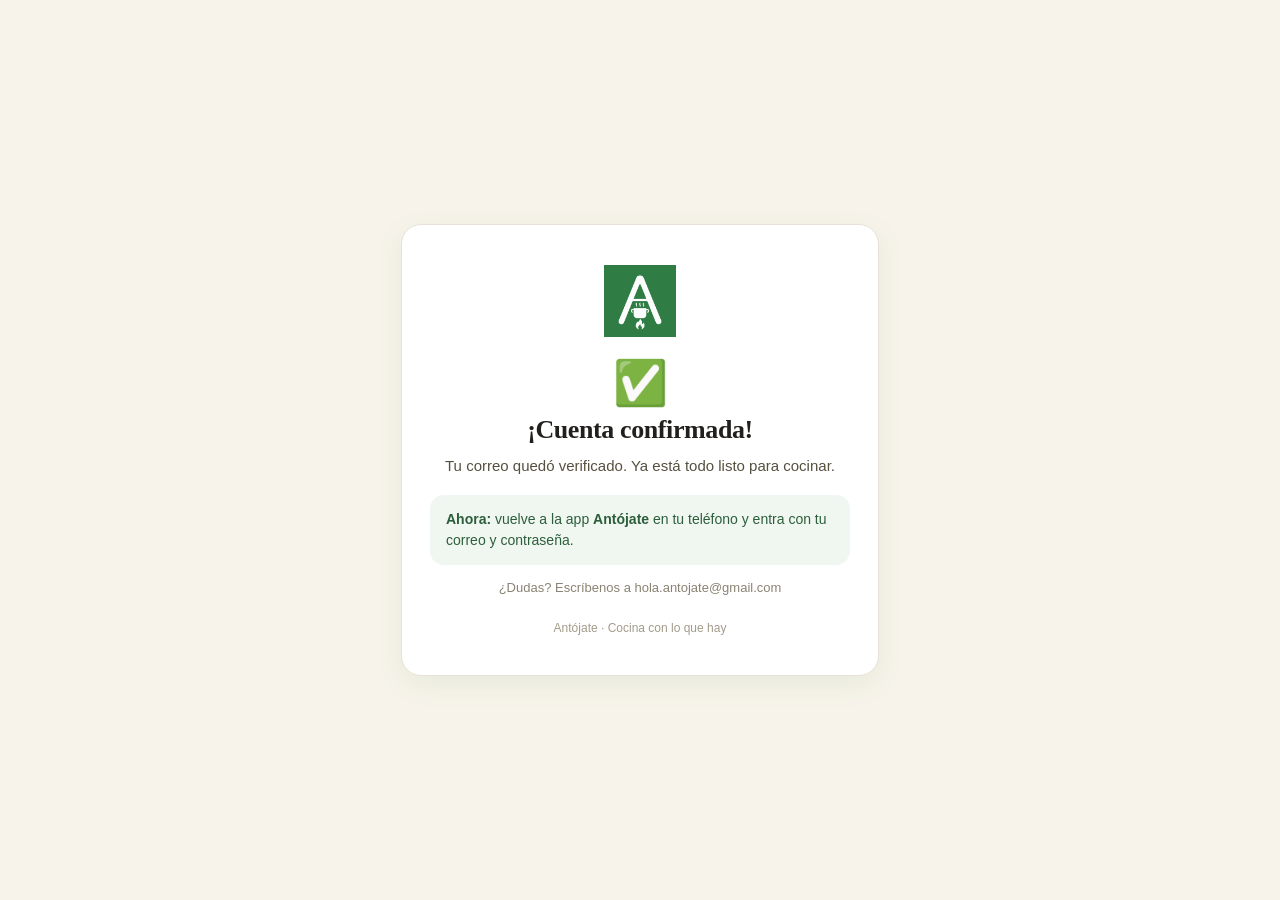
<file: confirmada.html>
<!doctype html>
<html lang="es">
<head>
  <meta charset="utf-8">
  <meta name="viewport" content="width=device-width, initial-scale=1">
  <meta name="robots" content="noindex">
  <link rel="icon" type="image/png" href="/logo.png">
  <link rel="apple-touch-icon" href="/logo.png">
  <meta name="theme-color" content="#0c8c3f">
  <title>Cuenta confirmada — Antójate</title>
  <style>
    body {
      margin: 0;
      background: #F7F3EA;
      font-family: -apple-system, 'Segoe UI', Roboto, Arial, sans-serif;
      color: #3A372F;
      display: flex;
      align-items: center;
      justify-content: center;
      min-height: 100vh;
      padding: 24px 16px;
      box-sizing: border-box;
    }
    .card {
      background: #FFFFFF;
      border: 1px solid #E8E2D6;
      border-radius: 20px;
      max-width: 420px;
      width: 100%;
      padding: 40px 28px;
      text-align: center;
      box-shadow: 0 8px 28px rgba(50, 130, 70, 0.08);
    }
    .logo { width: 72px; height: 72px; margin-bottom: 12px; }
    .check {
      font-size: 44px;
      margin: 4px 0 6px;
    }
    h1 {
      font-family: Georgia, 'Times New Roman', serif;
      font-size: 26px;
      color: #22201C;
      margin: 6px 0 10px;
      letter-spacing: -0.4px;
    }
    p { font-size: 15px; line-height: 22px; margin: 0 0 10px; color: #55503F; }
    .steps {
      background: #F0F7F1;
      border-radius: 14px;
      padding: 14px 16px;
      font-size: 14px;
      line-height: 21px;
      color: #2C5E3B;
      margin: 18px 0 6px;
      text-align: left;
    }
    .foot { font-size: 12px; color: #A39B8B; margin-top: 22px; }
  </style>
</head>
<body>
  <div class="card">
    <img class="logo" src="logo.png" alt="Antójate">
    <div class="check">✅</div>
    <h1>¡Cuenta confirmada!</h1>
    <p>Tu correo quedó verificado. Ya está todo listo para cocinar.</p>
    <div class="steps">
      <strong>Ahora:</strong> vuelve a la app <strong>Antójate</strong> en tu teléfono y entra con tu correo y contraseña.
    </div>
    <p style="font-size:13px; color:#8A8374; margin-top:12px;">¿Dudas? Escríbenos a hola.antojate@gmail.com</p>
    <div class="foot">Antójate · Cocina con lo que hay</div>
  </div>
</body>
</html>
</file>
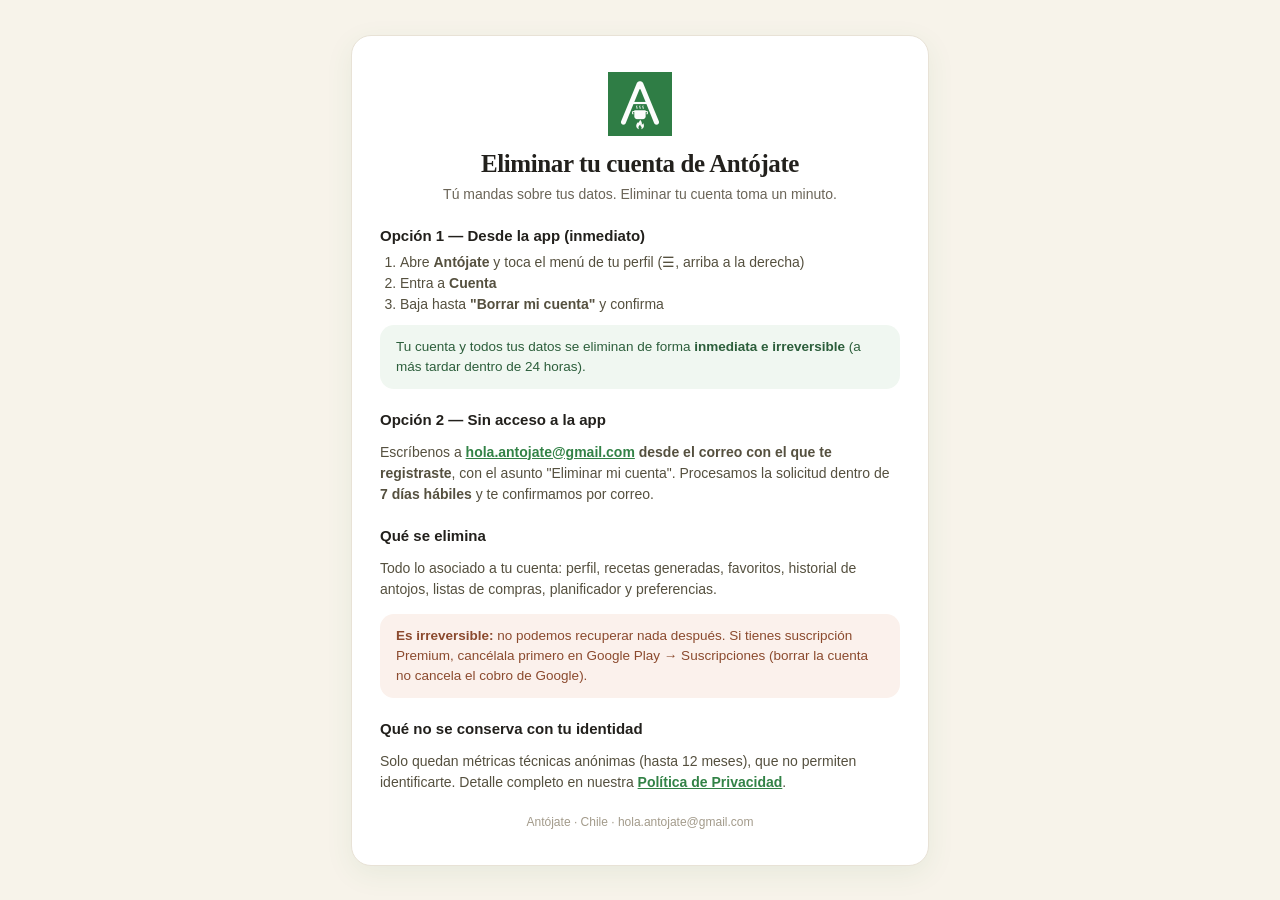
<file: eliminar-cuenta.html>
<!doctype html>
<html lang="es">
<head>
  <meta charset="utf-8">
  <meta name="viewport" content="width=device-width, initial-scale=1">
  <link rel="icon" type="image/png" href="/logo.png">
  <link rel="apple-touch-icon" href="/logo.png">
  <meta name="theme-color" content="#0c8c3f">
  <title>Eliminar tu cuenta — Antójate</title>
  <style>
    body {
      margin: 0;
      background: #F7F3EA;
      font-family: -apple-system, 'Segoe UI', Roboto, Arial, sans-serif;
      color: #3A372F;
      display: flex;
      align-items: center;
      justify-content: center;
      min-height: 100vh;
      padding: 24px 16px;
      box-sizing: border-box;
    }
    .card {
      background: #FFFFFF;
      border: 1px solid #E8E2D6;
      border-radius: 20px;
      max-width: 520px;
      width: 100%;
      padding: 36px 28px;
      box-shadow: 0 8px 28px rgba(50, 130, 70, 0.08);
    }
    .head { text-align: center; margin-bottom: 18px; }
    .logo { width: 64px; height: 64px; }
    h1 {
      font-family: Georgia, 'Times New Roman', serif;
      font-size: 25px;
      color: #22201C;
      margin: 10px 0 6px;
      letter-spacing: -0.4px;
    }
    .sub { font-size: 14px; color: #6B6558; margin: 0; }
    h2 { font-size: 15px; color: #22201C; margin: 22px 0 8px; }
    p, li { font-size: 14px; line-height: 21px; color: #55503F; }
    ol { padding-left: 20px; margin: 8px 0; }
    .box {
      background: #F0F7F1;
      border-radius: 14px;
      padding: 12px 16px;
      font-size: 13.5px;
      line-height: 20px;
      color: #2C5E3B;
      margin: 10px 0;
    }
    .warn {
      background: #FBF1EC;
      border-radius: 14px;
      padding: 12px 16px;
      font-size: 13.5px;
      line-height: 20px;
      color: #8B4A2E;
      margin: 10px 0;
    }
    a { color: #328246; font-weight: 600; }
    .foot { text-align: center; font-size: 12px; color: #A39B8B; margin-top: 22px; }
  </style>
</head>
<body>
  <div class="card">
    <div class="head">
      <img class="logo" src="logo.png" alt="Antójate">
      <h1>Eliminar tu cuenta de Antójate</h1>
      <p class="sub">Tú mandas sobre tus datos. Eliminar tu cuenta toma un minuto.</p>
    </div>

    <h2>Opción 1 — Desde la app (inmediato)</h2>
    <ol>
      <li>Abre <strong>Antójate</strong> y toca el menú de tu perfil (☰, arriba a la derecha)</li>
      <li>Entra a <strong>Cuenta</strong></li>
      <li>Baja hasta <strong>"Borrar mi cuenta"</strong> y confirma</li>
    </ol>
    <div class="box">Tu cuenta y todos tus datos se eliminan de forma <strong>inmediata e irreversible</strong> (a más tardar dentro de 24 horas).</div>

    <h2>Opción 2 — Sin acceso a la app</h2>
    <p>Escríbenos a <a href="mailto:hola.antojate@gmail.com?subject=Eliminar%20mi%20cuenta">hola.antojate@gmail.com</a> <strong>desde el correo con el que te registraste</strong>, con el asunto "Eliminar mi cuenta". Procesamos la solicitud dentro de <strong>7 días hábiles</strong> y te confirmamos por correo.</p>

    <h2>Qué se elimina</h2>
    <p>Todo lo asociado a tu cuenta: perfil, recetas generadas, favoritos, historial de antojos, listas de compras, planificador y preferencias.</p>
    <div class="warn"><strong>Es irreversible:</strong> no podemos recuperar nada después. Si tienes suscripción Premium, cancélala primero en Google Play → Suscripciones (borrar la cuenta no cancela el cobro de Google).</div>

    <h2>Qué no se conserva con tu identidad</h2>
    <p>Solo quedan métricas técnicas anónimas (hasta 12 meses), que no permiten identificarte. Detalle completo en nuestra <a href="/privacidad">Política de Privacidad</a>.</p>

    <div class="foot">Antójate · Chile · hola.antojate@gmail.com</div>
  </div>
</body>
</html>
</file>
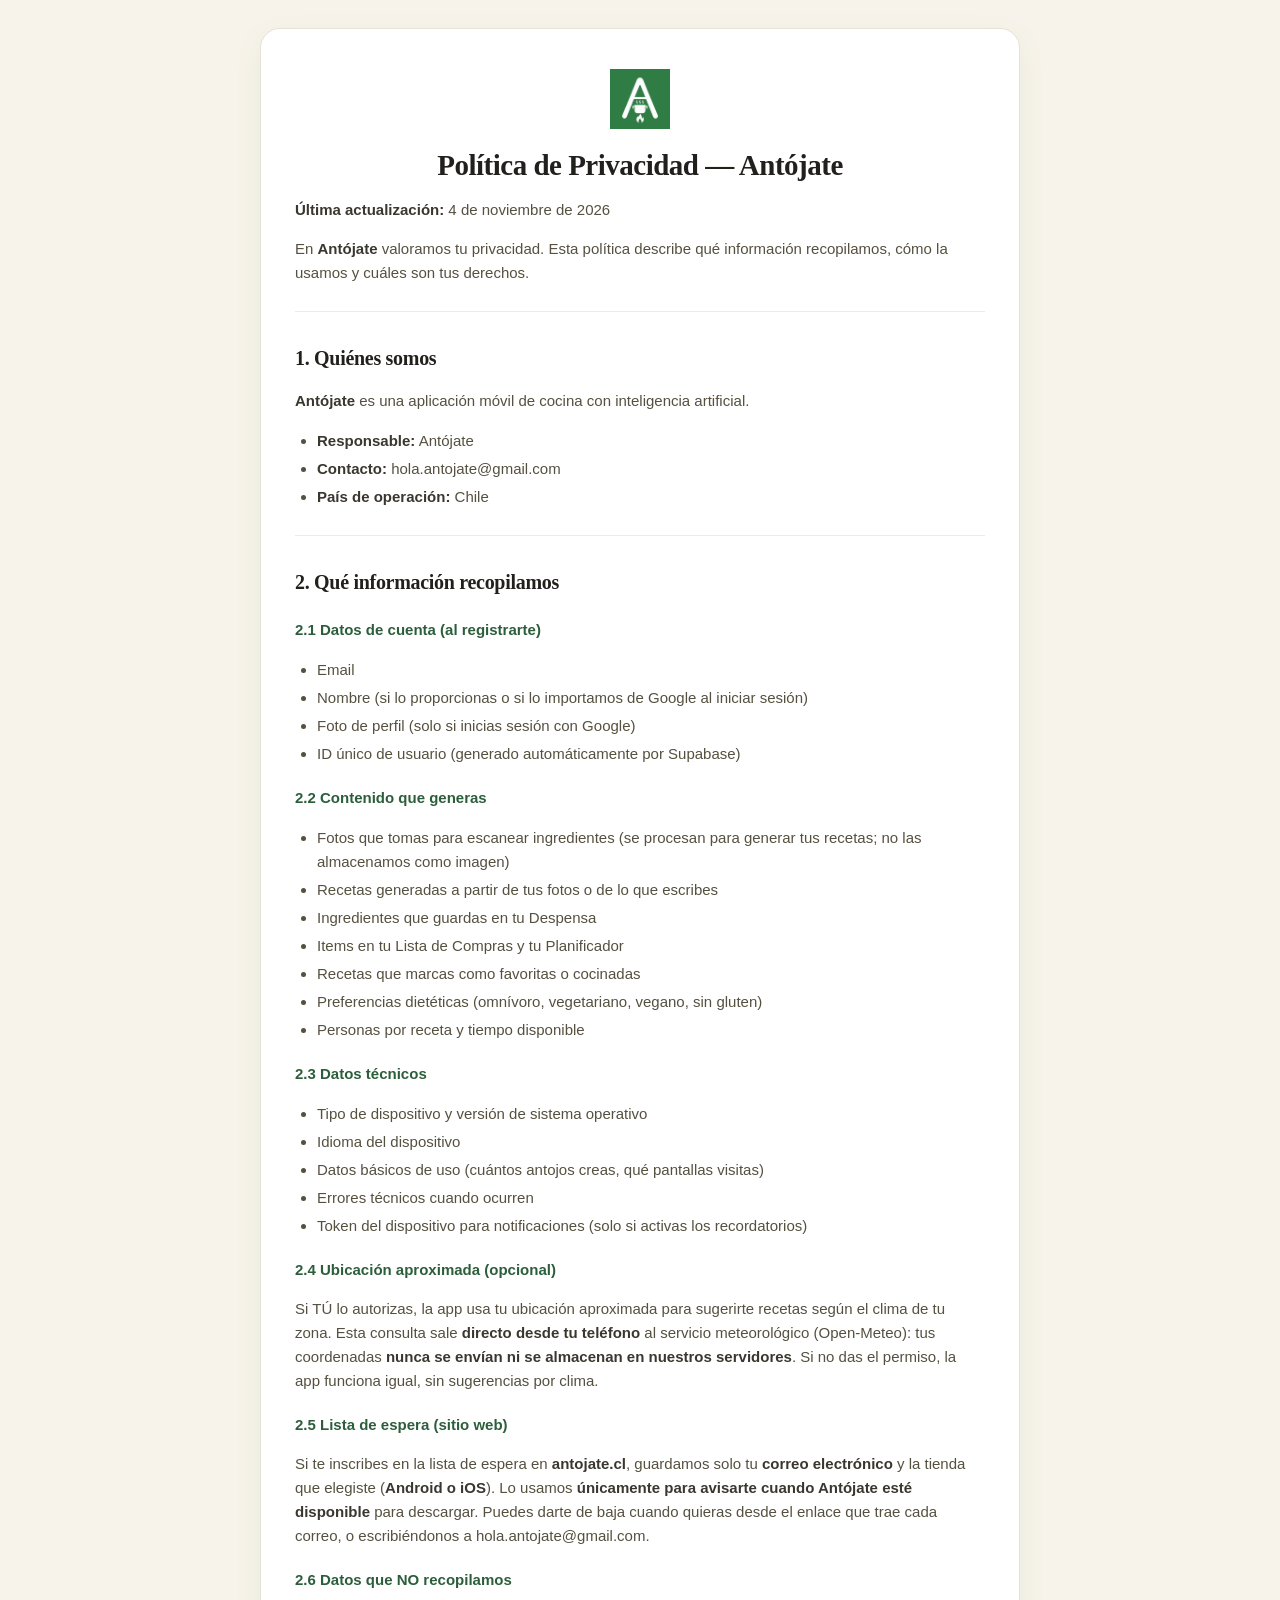
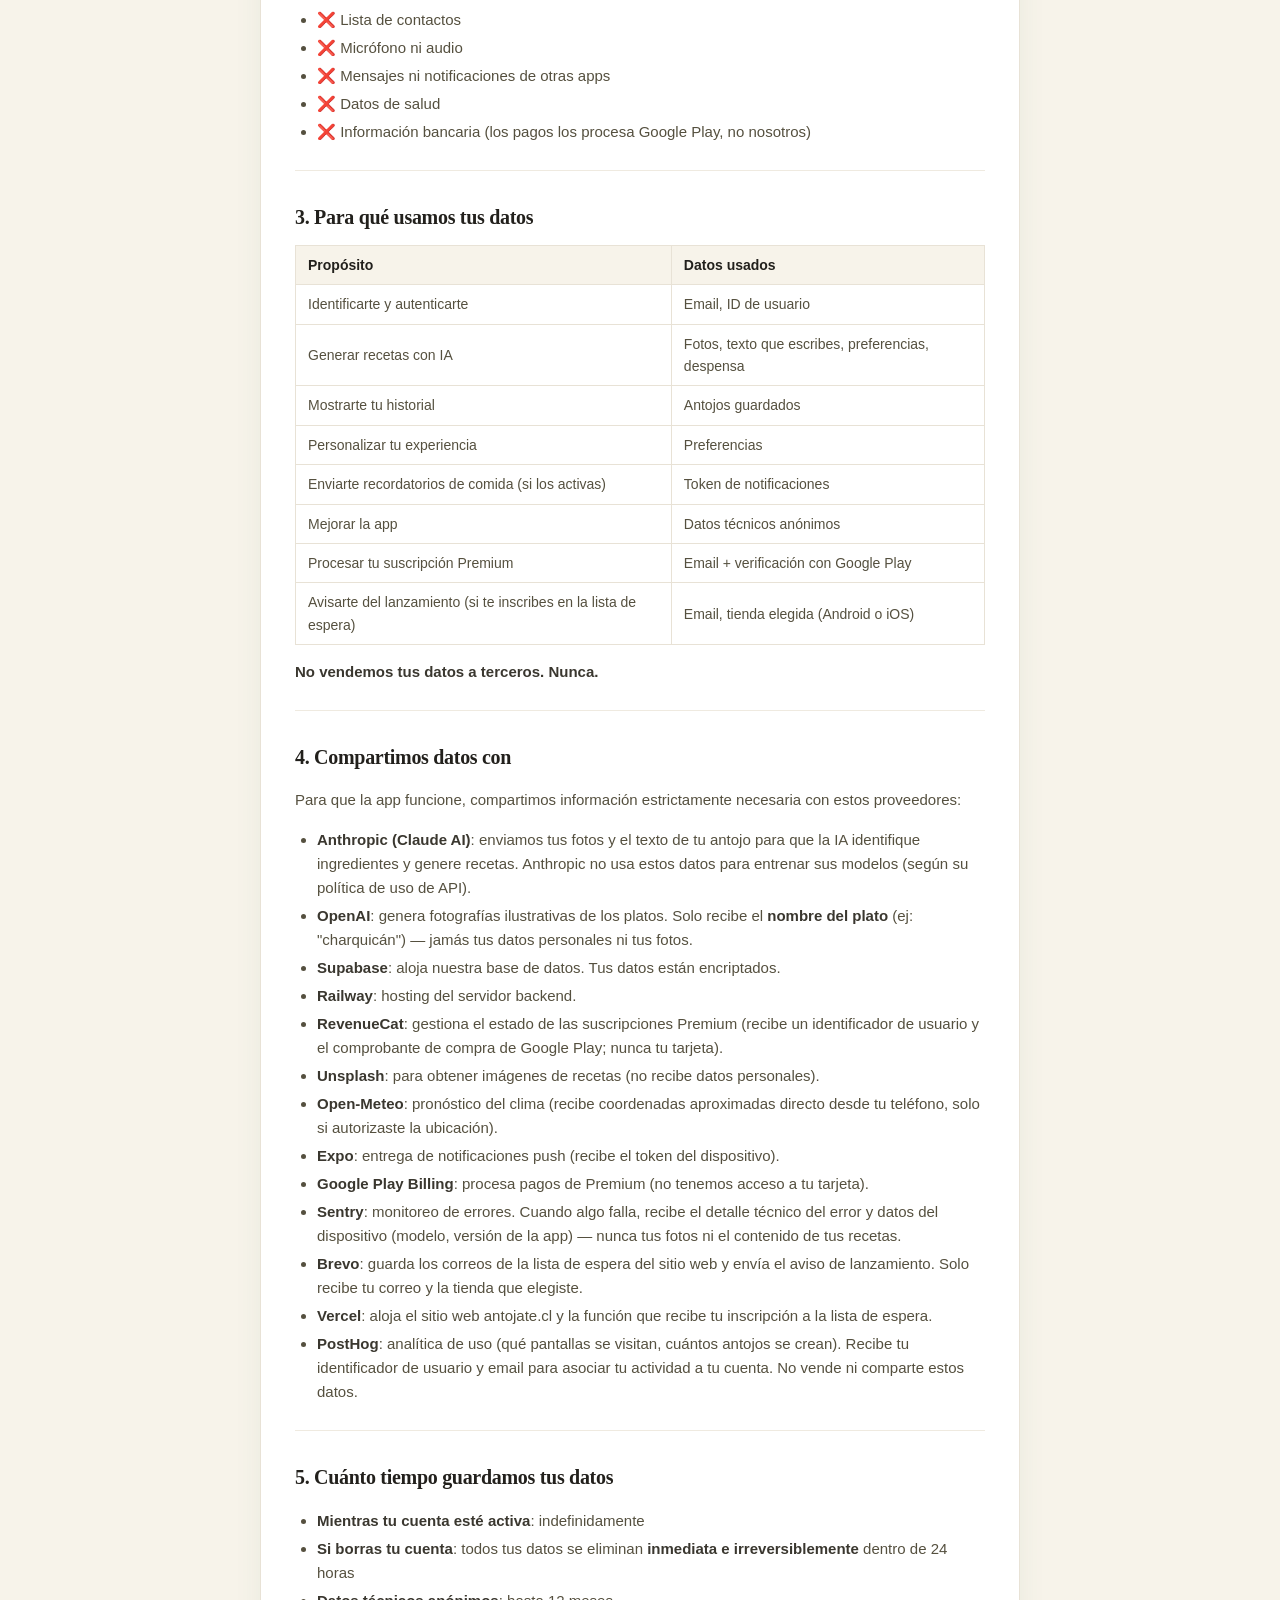
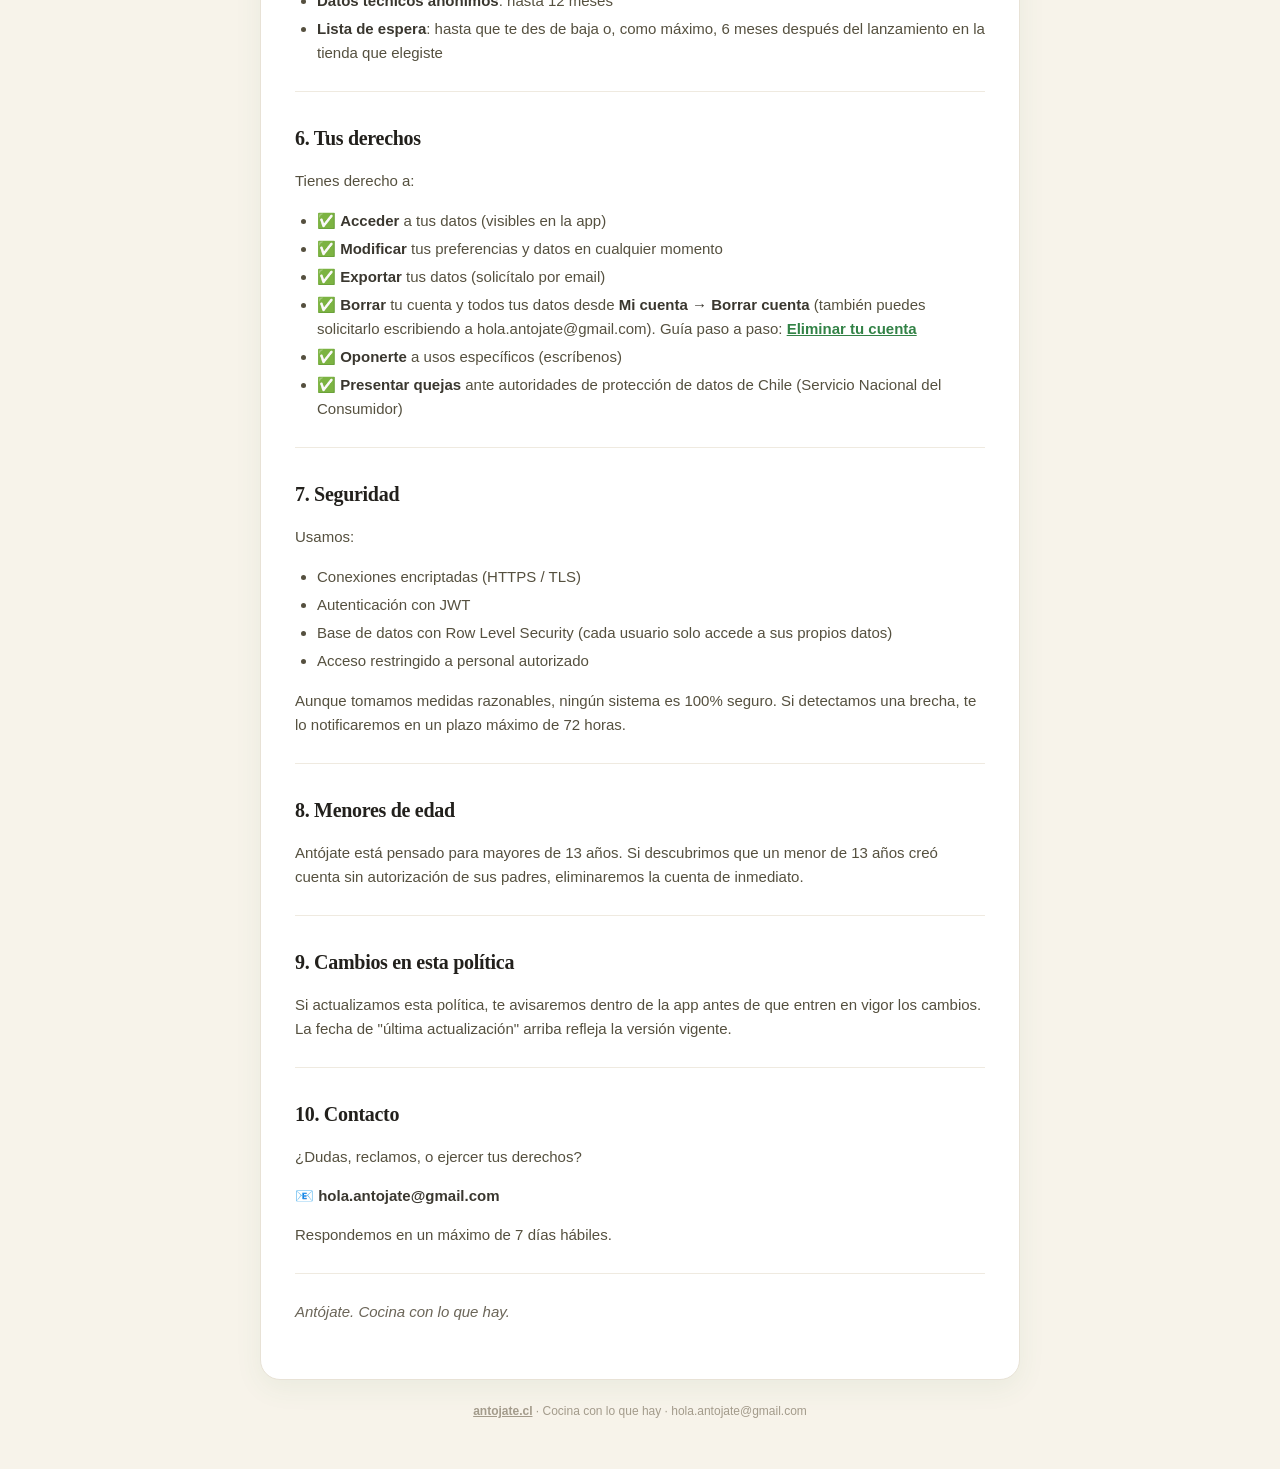
<file: privacidad.html>
<!doctype html>
<html lang="es">
<head>
  <meta charset="utf-8">
  <meta name="viewport" content="width=device-width, initial-scale=1">
  <link rel="icon" type="image/png" href="/logo.png">
  <link rel="apple-touch-icon" href="/logo.png">
  <meta name="theme-color" content="#0c8c3f">
  <title>Política de Privacidad — Antójate</title>
  <style>
    * { box-sizing: border-box; }
    body {
      margin: 0; background: #F7F3EA; color: #3A372F;
      font-family: -apple-system, 'Segoe UI', Roboto, Arial, sans-serif;
      line-height: 1.6; padding: 28px 16px 48px;
    }
    .card {
      background: #FFFFFF; border: 1px solid #E8E2D6; border-radius: 20px;
      max-width: 760px; margin: 0 auto; padding: 40px 34px;
      box-shadow: 0 8px 28px rgba(50, 130, 70, 0.07);
    }
    .head { text-align: center; margin-bottom: 10px; }
    .head img { width: 60px; height: 60px; }
    .head .brand {
      font-family: Georgia, 'Times New Roman', serif; font-size: 21px;
      color: #22201C; margin: 8px 0 0; letter-spacing: -0.3px;
    }
    h1 {
      font-family: Georgia, 'Times New Roman', serif; font-size: 29px;
      color: #22201C; letter-spacing: -0.5px; line-height: 1.25;
      text-align: center; margin: 10px 0 4px;
    }
    h2 {
      font-family: Georgia, 'Times New Roman', serif; font-size: 20px;
      color: #22201C; margin: 30px 0 8px; letter-spacing: -0.3px;
    }
    h3 { font-size: 15px; color: #2C5E3B; margin: 20px 0 6px; }
    p, li { font-size: 15px; color: #55503F; }
    ul, ol { padding-left: 22px; }
    li { margin: 4px 0; }
    a { color: #328246; font-weight: 600; }
    strong { color: #3A372F; }
    hr { border: none; border-top: 1px solid #EFEAE0; margin: 26px 0; }
    table { border-collapse: collapse; width: 100%; font-size: 14px; margin: 12px 0; display: block; overflow-x: auto; }
    th, td { border: 1px solid #E8E2D6; padding: 8px 12px; text-align: left; color: #55503F; }
    th { background: #F7F3EA; color: #22201C; }
    em { color: #6B6558; }
    .foot { text-align: center; font-size: 12px; color: #A39B8B; margin-top: 22px; }
    .foot a { color: #A39B8B; }
  </style>
</head>
<body>
  <div class="card">
    <div class="head">
      <a href="/"><img src="logo.png" alt="Antójate"></a>
    </div>
<h1>Política de Privacidad — Antójate</h1>
<p><strong>Última actualización:</strong> 4 de noviembre de 2026</p>
<p>En <strong>Antójate</strong> valoramos tu privacidad. Esta política describe qué información recopilamos, cómo la usamos y cuáles son tus derechos.</p>
<hr />
<h2>1. Quiénes somos</h2>
<p><strong>Antójate</strong> es una aplicación móvil de cocina con inteligencia artificial.</p>
<ul>
<li><strong>Responsable:</strong> Antójate</li>
<li><strong>Contacto:</strong> hola.antojate@gmail.com</li>
<li><strong>País de operación:</strong> Chile</li>
</ul>
<hr />
<h2>2. Qué información recopilamos</h2>
<h3>2.1 Datos de cuenta (al registrarte)</h3>
<ul>
<li>Email</li>
<li>Nombre (si lo proporcionas o si lo importamos de Google al iniciar sesión)</li>
<li>Foto de perfil (solo si inicias sesión con Google)</li>
<li>ID único de usuario (generado automáticamente por Supabase)</li>
</ul>
<h3>2.2 Contenido que generas</h3>
<ul>
<li>Fotos que tomas para escanear ingredientes (se procesan para generar tus recetas; no las almacenamos como imagen)</li>
<li>Recetas generadas a partir de tus fotos o de lo que escribes</li>
<li>Ingredientes que guardas en tu Despensa</li>
<li>Items en tu Lista de Compras y tu Planificador</li>
<li>Recetas que marcas como favoritas o cocinadas</li>
<li>Preferencias dietéticas (omnívoro, vegetariano, vegano, sin gluten)</li>
<li>Personas por receta y tiempo disponible</li>
</ul>
<h3>2.3 Datos técnicos</h3>
<ul>
<li>Tipo de dispositivo y versión de sistema operativo</li>
<li>Idioma del dispositivo</li>
<li>Datos básicos de uso (cuántos antojos creas, qué pantallas visitas)</li>
<li>Errores técnicos cuando ocurren</li>
<li>Token del dispositivo para notificaciones (solo si activas los recordatorios)</li>
</ul>
<h3>2.4 Ubicación aproximada (opcional)</h3>
<p>Si TÚ lo autorizas, la app usa tu ubicación aproximada para sugerirte recetas
según el clima de tu zona. Esta consulta sale <strong>directo desde tu teléfono</strong> al
servicio meteorológico (Open-Meteo): tus coordenadas <strong>nunca se envían ni se
almacenan en nuestros servidores</strong>. Si no das el permiso, la app funciona
igual, sin sugerencias por clima.</p>
<h3>2.5 Lista de espera (sitio web)</h3>
<p>Si te inscribes en la lista de espera en <strong>antojate.cl</strong>, guardamos solo tu
<strong>correo electrónico</strong> y la tienda que elegiste (<strong>Android o iOS</strong>).
Lo usamos <strong>únicamente para avisarte cuando Antójate esté disponible</strong> para descargar.
Puedes darte de baja cuando quieras desde el enlace que trae cada correo, o escribiéndonos
a hola.antojate@gmail.com.</p>
<h3>2.6 Datos que NO recopilamos</h3>
<ul>
<li>❌ Lista de contactos</li>
<li>❌ Micrófono ni audio</li>
<li>❌ Mensajes ni notificaciones de otras apps</li>
<li>❌ Datos de salud</li>
<li>❌ Información bancaria (los pagos los procesa Google Play, no nosotros)</li>
</ul>
<hr />
<h2>3. Para qué usamos tus datos</h2>
<table>
<thead>
<tr>
<th>Propósito</th>
<th>Datos usados</th>
</tr>
</thead>
<tbody>
<tr>
<td>Identificarte y autenticarte</td>
<td>Email, ID de usuario</td>
</tr>
<tr>
<td>Generar recetas con IA</td>
<td>Fotos, texto que escribes, preferencias, despensa</td>
</tr>
<tr>
<td>Mostrarte tu historial</td>
<td>Antojos guardados</td>
</tr>
<tr>
<td>Personalizar tu experiencia</td>
<td>Preferencias</td>
</tr>
<tr>
<td>Enviarte recordatorios de comida (si los activas)</td>
<td>Token de notificaciones</td>
</tr>
<tr>
<td>Mejorar la app</td>
<td>Datos técnicos anónimos</td>
</tr>
<tr>
<td>Procesar tu suscripción Premium</td>
<td>Email + verificación con Google Play</td>
</tr>
<tr>
<td>Avisarte del lanzamiento (si te inscribes en la lista de espera)</td>
<td>Email, tienda elegida (Android o iOS)</td>
</tr>
</tbody>
</table>
<p><strong>No vendemos tus datos a terceros. Nunca.</strong></p>
<hr />
<h2>4. Compartimos datos con</h2>
<p>Para que la app funcione, compartimos información estrictamente necesaria con estos proveedores:</p>
<ul>
<li><strong>Anthropic (Claude AI)</strong>: enviamos tus fotos y el texto de tu antojo para que la IA identifique ingredientes y genere recetas. Anthropic no usa estos datos para entrenar sus modelos (según su política de uso de API).</li>
<li><strong>OpenAI</strong>: genera fotografías ilustrativas de los platos. Solo recibe el <strong>nombre del plato</strong> (ej: "charquicán") — jamás tus datos personales ni tus fotos.</li>
<li><strong>Supabase</strong>: aloja nuestra base de datos. Tus datos están encriptados.</li>
<li><strong>Railway</strong>: hosting del servidor backend.</li>
<li><strong>RevenueCat</strong>: gestiona el estado de las suscripciones Premium (recibe un identificador de usuario y el comprobante de compra de Google Play; nunca tu tarjeta).</li>
<li><strong>Unsplash</strong>: para obtener imágenes de recetas (no recibe datos personales).</li>
<li><strong>Open-Meteo</strong>: pronóstico del clima (recibe coordenadas aproximadas directo desde tu teléfono, solo si autorizaste la ubicación).</li>
<li><strong>Expo</strong>: entrega de notificaciones push (recibe el token del dispositivo).</li>
<li><strong>Google Play Billing</strong>: procesa pagos de Premium (no tenemos acceso a tu tarjeta).</li>
<li><strong>Sentry</strong>: monitoreo de errores. Cuando algo falla, recibe el detalle técnico del error y datos del dispositivo (modelo, versión de la app) — nunca tus fotos ni el contenido de tus recetas.</li>
<li><strong>Brevo</strong>: guarda los correos de la lista de espera del sitio web y envía el aviso de lanzamiento. Solo recibe tu correo y la tienda que elegiste.</li>
<li><strong>Vercel</strong>: aloja el sitio web antojate.cl y la función que recibe tu inscripción a la lista de espera.</li>
<li><strong>PostHog</strong>: analítica de uso (qué pantallas se visitan, cuántos antojos se crean). Recibe tu identificador de usuario y email para asociar tu actividad a tu cuenta. No vende ni comparte estos datos.</li>
</ul>
<hr />
<h2>5. Cuánto tiempo guardamos tus datos</h2>
<ul>
<li><strong>Mientras tu cuenta esté activa</strong>: indefinidamente</li>
<li><strong>Si borras tu cuenta</strong>: todos tus datos se eliminan <strong>inmediata e irreversiblemente</strong> dentro de 24 horas</li>
<li><strong>Datos técnicos anónimos</strong>: hasta 12 meses</li>
<li><strong>Lista de espera</strong>: hasta que te des de baja o, como máximo, 6 meses después del lanzamiento en la tienda que elegiste</li>
</ul>
<hr />
<h2>6. Tus derechos</h2>
<p>Tienes derecho a:</p>
<ul>
<li>✅ <strong>Acceder</strong> a tus datos (visibles en la app)</li>
<li>✅ <strong>Modificar</strong> tus preferencias y datos en cualquier momento</li>
<li>✅ <strong>Exportar</strong> tus datos (solicítalo por email)</li>
<li>✅ <strong>Borrar</strong> tu cuenta y todos tus datos desde <strong>Mi cuenta → Borrar cuenta</strong> (también puedes solicitarlo escribiendo a hola.antojate@gmail.com). Guía paso a paso: <a href="/eliminar-cuenta">Eliminar tu cuenta</a></li>
<li>✅ <strong>Oponerte</strong> a usos específicos (escríbenos)</li>
<li>✅ <strong>Presentar quejas</strong> ante autoridades de protección de datos de Chile (Servicio Nacional del Consumidor)</li>
</ul>
<hr />
<h2>7. Seguridad</h2>
<p>Usamos:</p>
<ul>
<li>Conexiones encriptadas (HTTPS / TLS)</li>
<li>Autenticación con JWT</li>
<li>Base de datos con Row Level Security (cada usuario solo accede a sus propios datos)</li>
<li>Acceso restringido a personal autorizado</li>
</ul>
<p>Aunque tomamos medidas razonables, ningún sistema es 100% seguro. Si detectamos una brecha, te lo notificaremos en un plazo máximo de 72 horas.</p>
<hr />
<h2>8. Menores de edad</h2>
<p>Antójate está pensado para mayores de 13 años. Si descubrimos que un menor de 13 años creó cuenta sin autorización de sus padres, eliminaremos la cuenta de inmediato.</p>
<hr />
<h2>9. Cambios en esta política</h2>
<p>Si actualizamos esta política, te avisaremos dentro de la app antes de que entren en vigor los cambios. La fecha de "última actualización" arriba refleja la versión vigente.</p>
<hr />
<h2>10. Contacto</h2>
<p>¿Dudas, reclamos, o ejercer tus derechos?</p>
<p>📧 <strong>hola.antojate@gmail.com</strong></p>
<p>Respondemos en un máximo de 7 días hábiles.</p>
<hr />
<p><em>Antójate. Cocina con lo que hay.</em></p>
  </div>
  <div class="foot"><a href="/">antojate.cl</a> · Cocina con lo que hay · hola.antojate@gmail.com</div>
</body>
</html>
</file>
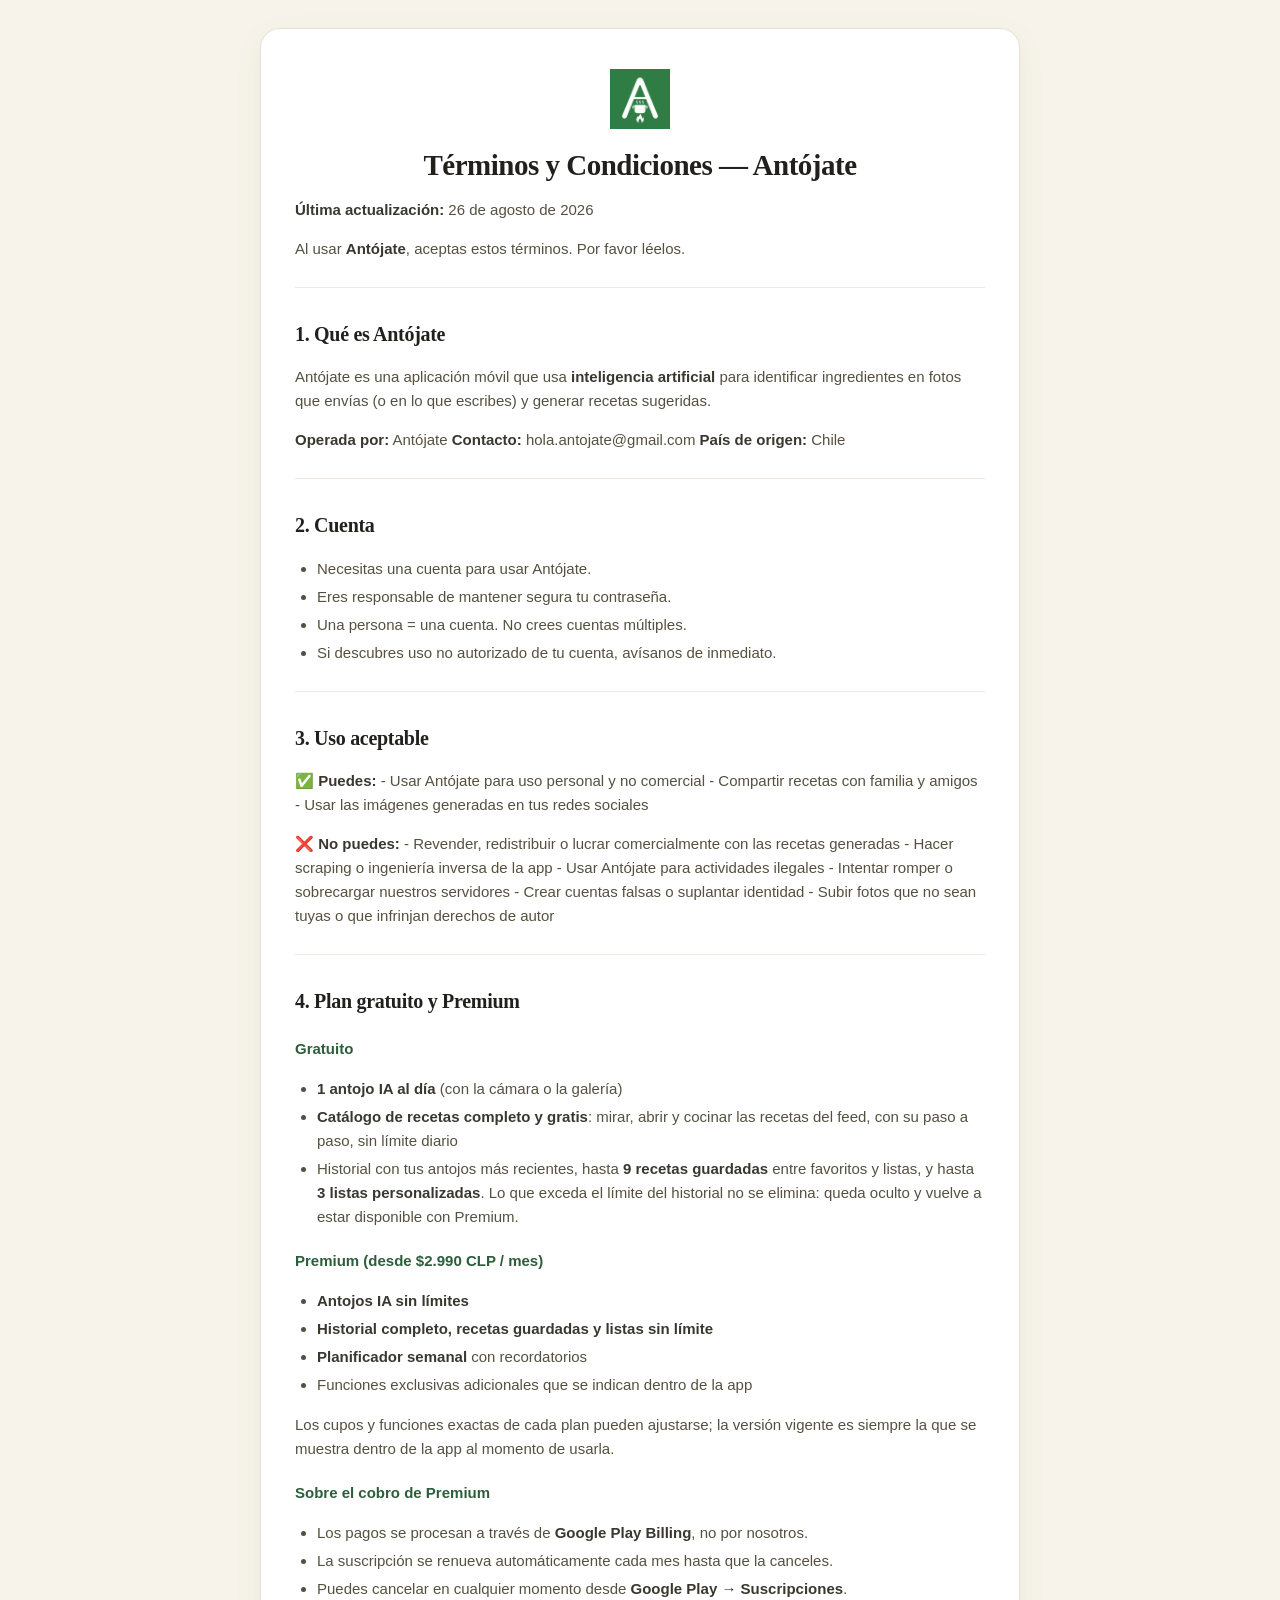
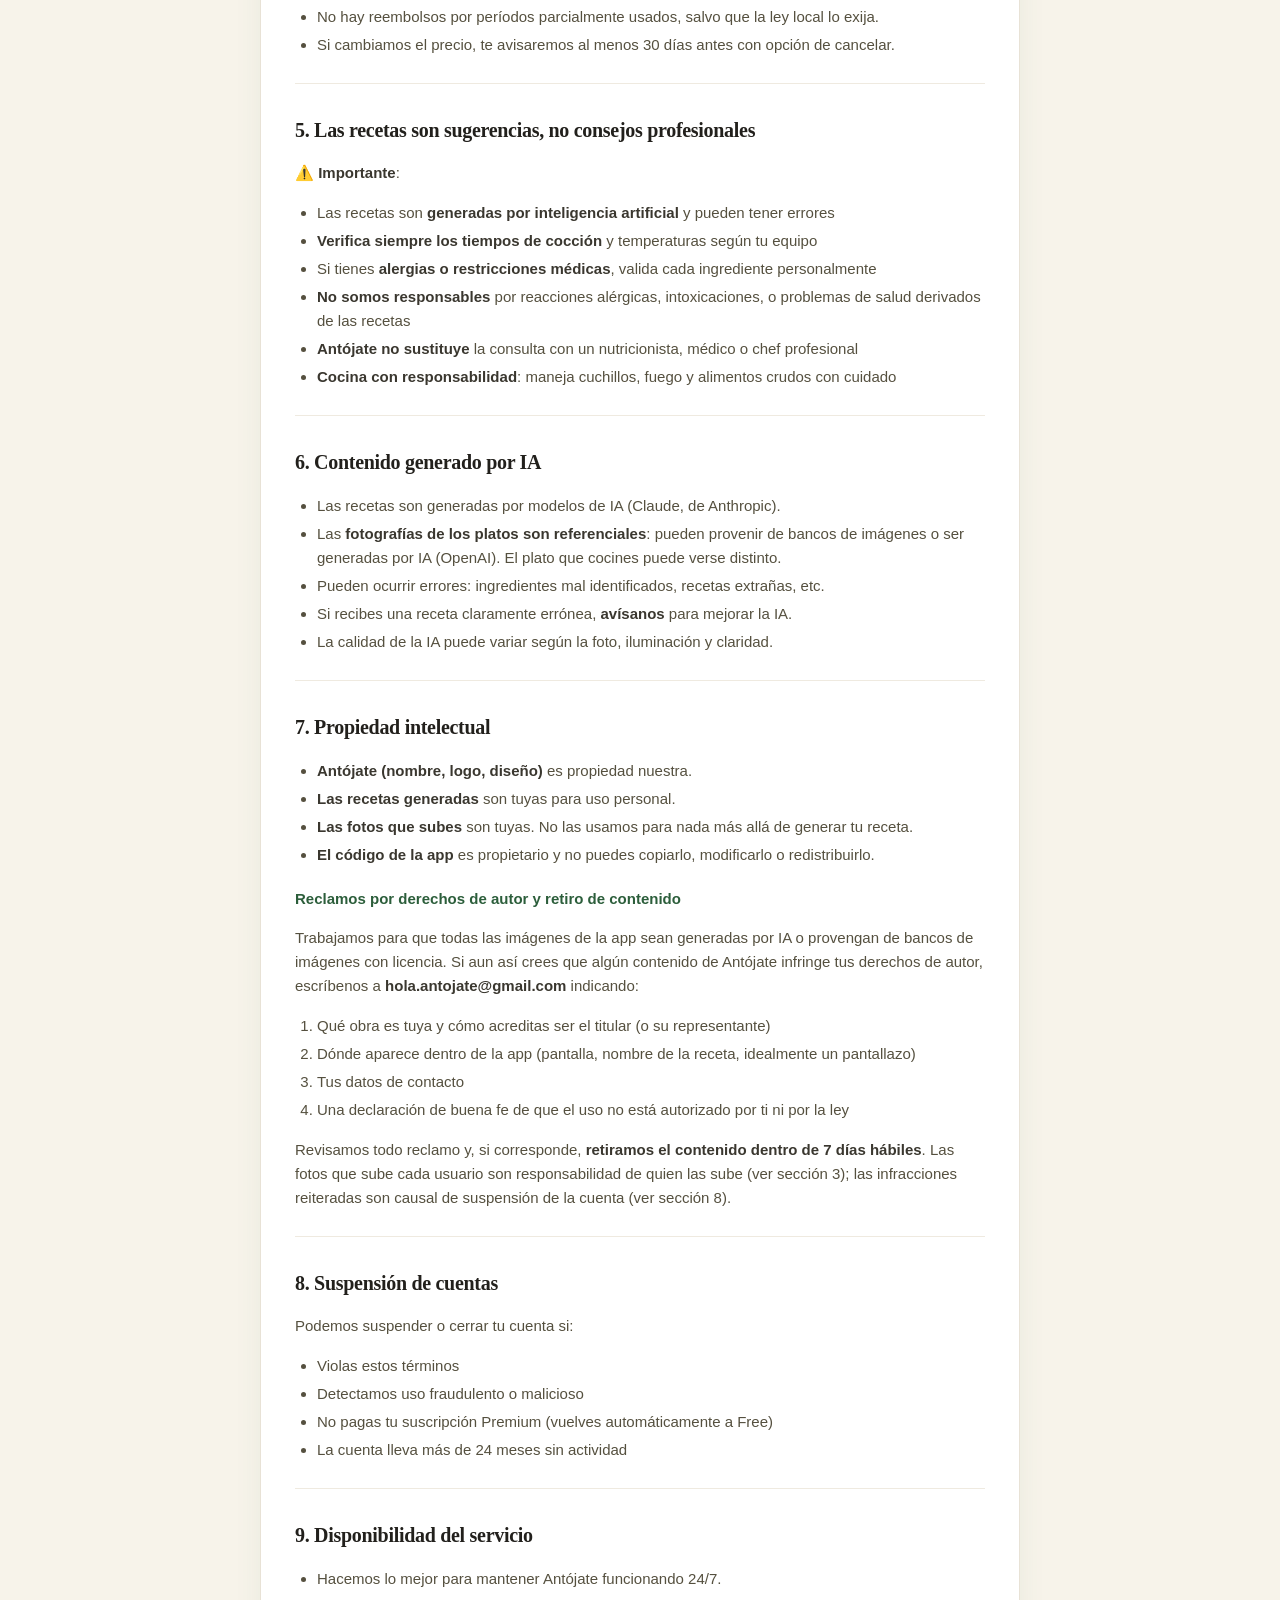
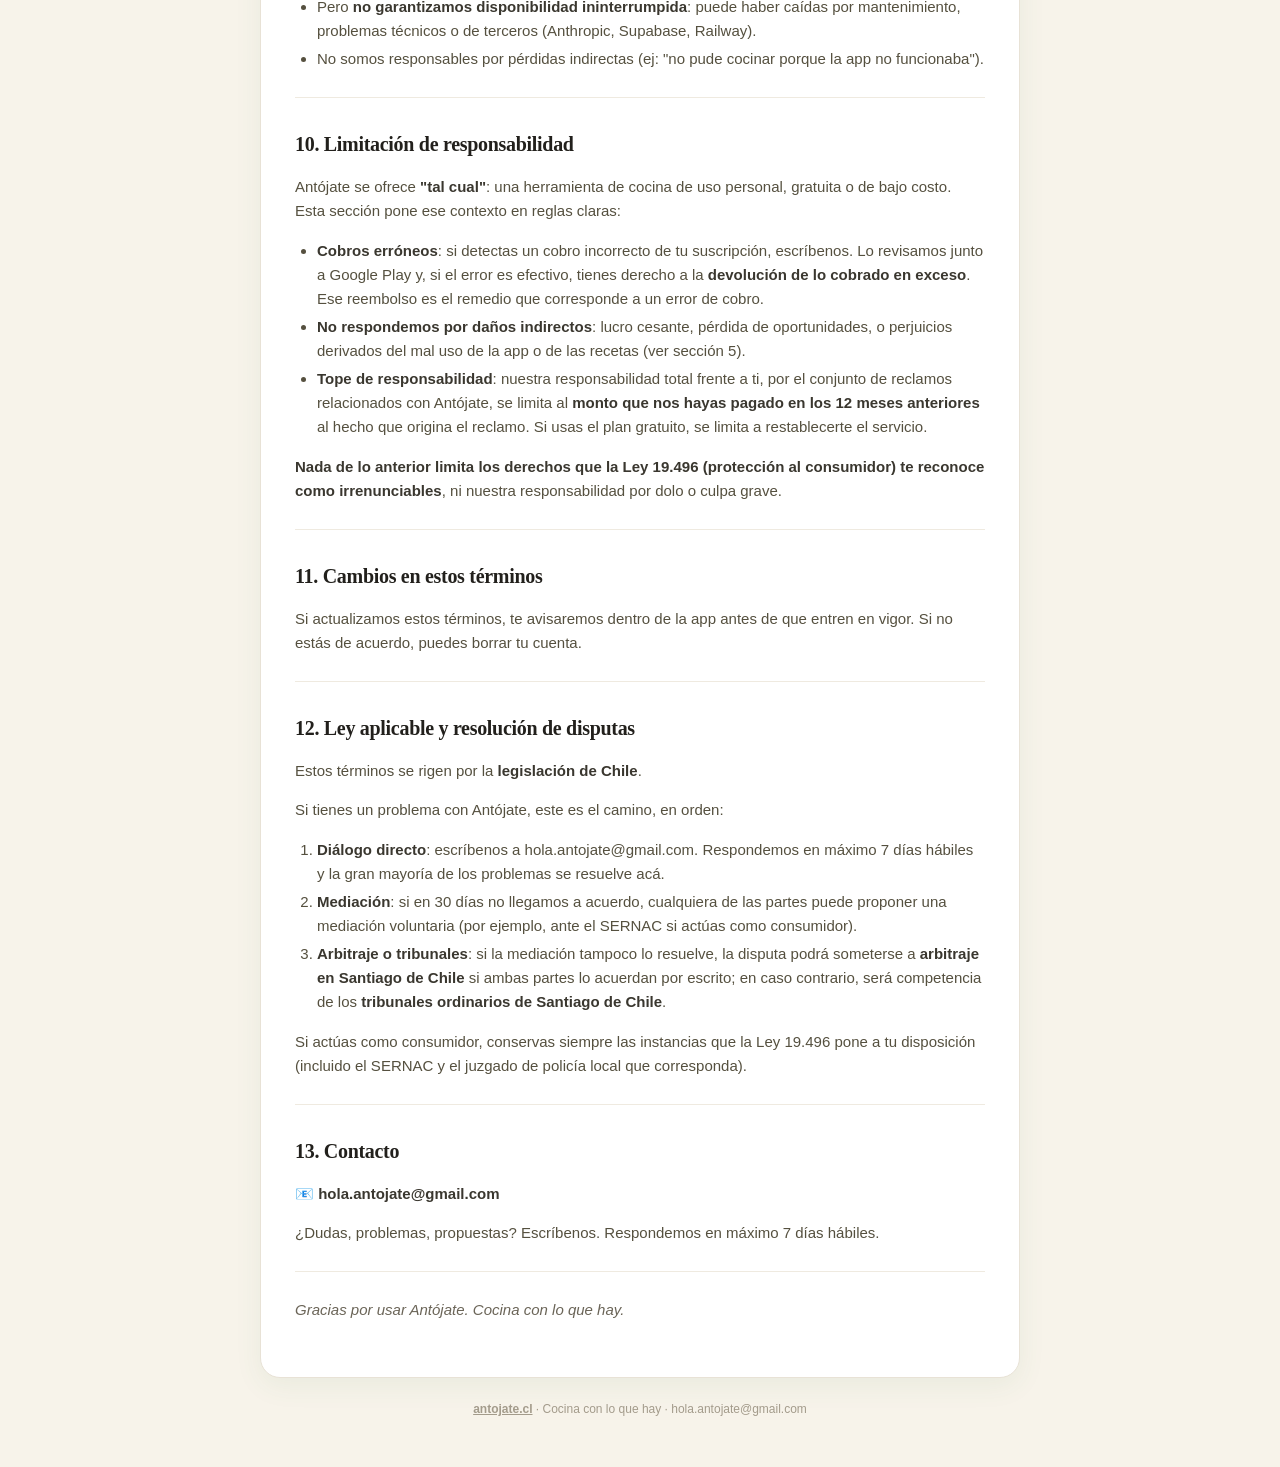
<file: terminos.html>
<!doctype html>
<html lang="es">
<head>
  <meta charset="utf-8">
  <meta name="viewport" content="width=device-width, initial-scale=1">
  <link rel="icon" type="image/png" href="/logo.png">
  <link rel="apple-touch-icon" href="/logo.png">
  <meta name="theme-color" content="#0c8c3f">
  <title>Términos y Condiciones — Antójate</title>
  <style>
    * { box-sizing: border-box; }
    body {
      margin: 0; background: #F7F3EA; color: #3A372F;
      font-family: -apple-system, 'Segoe UI', Roboto, Arial, sans-serif;
      line-height: 1.6; padding: 28px 16px 48px;
    }
    .card {
      background: #FFFFFF; border: 1px solid #E8E2D6; border-radius: 20px;
      max-width: 760px; margin: 0 auto; padding: 40px 34px;
      box-shadow: 0 8px 28px rgba(50, 130, 70, 0.07);
    }
    .head { text-align: center; margin-bottom: 10px; }
    .head img { width: 60px; height: 60px; }
    .head .brand {
      font-family: Georgia, 'Times New Roman', serif; font-size: 21px;
      color: #22201C; margin: 8px 0 0; letter-spacing: -0.3px;
    }
    h1 {
      font-family: Georgia, 'Times New Roman', serif; font-size: 29px;
      color: #22201C; letter-spacing: -0.5px; line-height: 1.25;
      text-align: center; margin: 10px 0 4px;
    }
    h2 {
      font-family: Georgia, 'Times New Roman', serif; font-size: 20px;
      color: #22201C; margin: 30px 0 8px; letter-spacing: -0.3px;
    }
    h3 { font-size: 15px; color: #2C5E3B; margin: 20px 0 6px; }
    p, li { font-size: 15px; color: #55503F; }
    ul, ol { padding-left: 22px; }
    li { margin: 4px 0; }
    a { color: #328246; font-weight: 600; }
    strong { color: #3A372F; }
    hr { border: none; border-top: 1px solid #EFEAE0; margin: 26px 0; }
    table { border-collapse: collapse; width: 100%; font-size: 14px; margin: 12px 0; display: block; overflow-x: auto; }
    th, td { border: 1px solid #E8E2D6; padding: 8px 12px; text-align: left; color: #55503F; }
    th { background: #F7F3EA; color: #22201C; }
    em { color: #6B6558; }
    .foot { text-align: center; font-size: 12px; color: #A39B8B; margin-top: 22px; }
    .foot a { color: #A39B8B; }
  </style>
</head>
<body>
  <div class="card">
    <div class="head">
      <a href="/"><img src="logo.png" alt="Antójate"></a>
    </div>
<h1>Términos y Condiciones — Antójate</h1>
<p><strong>Última actualización:</strong> 26 de agosto de 2026</p>
<p>Al usar <strong>Antójate</strong>, aceptas estos términos. Por favor léelos.</p>
<hr />
<h2>1. Qué es Antójate</h2>
<p>Antójate es una aplicación móvil que usa <strong>inteligencia artificial</strong> para identificar ingredientes en fotos que envías (o en lo que escribes) y generar recetas sugeridas.</p>
<p><strong>Operada por:</strong> Antójate
<strong>Contacto:</strong> hola.antojate@gmail.com
<strong>País de origen:</strong> Chile</p>
<hr />
<h2>2. Cuenta</h2>
<ul>
<li>Necesitas una cuenta para usar Antójate.</li>
<li>Eres responsable de mantener segura tu contraseña.</li>
<li>Una persona = una cuenta. No crees cuentas múltiples.</li>
<li>Si descubres uso no autorizado de tu cuenta, avísanos de inmediato.</li>
</ul>
<hr />
<h2>3. Uso aceptable</h2>
<p>✅ <strong>Puedes:</strong>
- Usar Antójate para uso personal y no comercial
- Compartir recetas con familia y amigos
- Usar las imágenes generadas en tus redes sociales</p>
<p>❌ <strong>No puedes:</strong>
- Revender, redistribuir o lucrar comercialmente con las recetas generadas
- Hacer scraping o ingeniería inversa de la app
- Usar Antójate para actividades ilegales
- Intentar romper o sobrecargar nuestros servidores
- Crear cuentas falsas o suplantar identidad
- Subir fotos que no sean tuyas o que infrinjan derechos de autor</p>
<hr />
<h2>4. Plan gratuito y Premium</h2>
<h3>Gratuito</h3>
<ul>
<li><strong>1 antojo IA al día</strong> (con la cámara o la galería)</li>
<li><strong>Catálogo de recetas completo y gratis</strong>: mirar, abrir y cocinar las recetas del feed, con su paso a paso, sin límite diario</li>
<li>Historial con tus antojos más recientes, hasta <strong>9 recetas guardadas</strong> entre favoritos y listas, y hasta <strong>3 listas personalizadas</strong>. Lo que exceda el límite del historial no se elimina: queda oculto y vuelve a estar disponible con Premium.</li>
</ul>
<h3>Premium (desde $2.990 CLP / mes)</h3>
<ul>
<li><strong>Antojos IA sin límites</strong></li>
<li><strong>Historial completo, recetas guardadas y listas sin límite</strong></li>
<li><strong>Planificador semanal</strong> con recordatorios</li>
<li>Funciones exclusivas adicionales que se indican dentro de la app</li>
</ul>
<p>Los cupos y funciones exactas de cada plan pueden ajustarse; la versión
vigente es siempre la que se muestra dentro de la app al momento de usarla.</p>
<h3>Sobre el cobro de Premium</h3>
<ul>
<li>Los pagos se procesan a través de <strong>Google Play Billing</strong>, no por nosotros.</li>
<li>La suscripción se renueva automáticamente cada mes hasta que la canceles.</li>
<li>Puedes cancelar en cualquier momento desde <strong>Google Play → Suscripciones</strong>.</li>
<li>No hay reembolsos por períodos parcialmente usados, salvo que la ley local lo exija.</li>
<li>Si cambiamos el precio, te avisaremos al menos 30 días antes con opción de cancelar.</li>
</ul>
<hr />
<h2>5. Las recetas son sugerencias, no consejos profesionales</h2>
<p>⚠️ <strong>Importante</strong>:</p>
<ul>
<li>Las recetas son <strong>generadas por inteligencia artificial</strong> y pueden tener errores</li>
<li><strong>Verifica siempre los tiempos de cocción</strong> y temperaturas según tu equipo</li>
<li>Si tienes <strong>alergias o restricciones médicas</strong>, valida cada ingrediente personalmente</li>
<li><strong>No somos responsables</strong> por reacciones alérgicas, intoxicaciones, o problemas de salud derivados de las recetas</li>
<li><strong>Antójate no sustituye</strong> la consulta con un nutricionista, médico o chef profesional</li>
<li><strong>Cocina con responsabilidad</strong>: maneja cuchillos, fuego y alimentos crudos con cuidado</li>
</ul>
<hr />
<h2>6. Contenido generado por IA</h2>
<ul>
<li>Las recetas son generadas por modelos de IA (Claude, de Anthropic).</li>
<li>Las <strong>fotografías de los platos son referenciales</strong>: pueden provenir de bancos de imágenes o ser generadas por IA (OpenAI). El plato que cocines puede verse distinto.</li>
<li>Pueden ocurrir errores: ingredientes mal identificados, recetas extrañas, etc.</li>
<li>Si recibes una receta claramente errónea, <strong>avísanos</strong> para mejorar la IA.</li>
<li>La calidad de la IA puede variar según la foto, iluminación y claridad.</li>
</ul>
<hr />
<h2>7. Propiedad intelectual</h2>
<ul>
<li><strong>Antójate (nombre, logo, diseño)</strong> es propiedad nuestra.</li>
<li><strong>Las recetas generadas</strong> son tuyas para uso personal.</li>
<li><strong>Las fotos que subes</strong> son tuyas. No las usamos para nada más allá de generar tu receta.</li>
<li><strong>El código de la app</strong> es propietario y no puedes copiarlo, modificarlo o redistribuirlo.</li>
</ul>
<h3>Reclamos por derechos de autor y retiro de contenido</h3>
<p>Trabajamos para que todas las imágenes de la app sean generadas por IA o
provengan de bancos de imágenes con licencia. Si aun así crees que algún
contenido de Antójate infringe tus derechos de autor, escríbenos a
<strong>hola.antojate@gmail.com</strong> indicando:</p>
<ol>
<li>Qué obra es tuya y cómo acreditas ser el titular (o su representante)</li>
<li>Dónde aparece dentro de la app (pantalla, nombre de la receta, idealmente un pantallazo)</li>
<li>Tus datos de contacto</li>
<li>Una declaración de buena fe de que el uso no está autorizado por ti ni por la ley</li>
</ol>
<p>Revisamos todo reclamo y, si corresponde, <strong>retiramos el contenido dentro de
7 días hábiles</strong>. Las fotos que sube cada usuario son responsabilidad de
quien las sube (ver sección 3); las infracciones reiteradas son causal de
suspensión de la cuenta (ver sección 8).</p>
<hr />
<h2>8. Suspensión de cuentas</h2>
<p>Podemos suspender o cerrar tu cuenta si:</p>
<ul>
<li>Violas estos términos</li>
<li>Detectamos uso fraudulento o malicioso</li>
<li>No pagas tu suscripción Premium (vuelves automáticamente a Free)</li>
<li>La cuenta lleva más de 24 meses sin actividad</li>
</ul>
<hr />
<h2>9. Disponibilidad del servicio</h2>
<ul>
<li>Hacemos lo mejor para mantener Antójate funcionando 24/7.</li>
<li>Pero <strong>no garantizamos disponibilidad ininterrumpida</strong>: puede haber caídas por mantenimiento, problemas técnicos o de terceros (Anthropic, Supabase, Railway).</li>
<li>No somos responsables por pérdidas indirectas (ej: "no pude cocinar porque la app no funcionaba").</li>
</ul>
<hr />
<h2>10. Limitación de responsabilidad</h2>
<p>Antójate se ofrece <strong>"tal cual"</strong>: una herramienta de cocina de uso
personal, gratuita o de bajo costo. Esta sección pone ese contexto en
reglas claras:</p>
<ul>
<li><strong>Cobros erróneos</strong>: si detectas un cobro incorrecto de tu suscripción,
  escríbenos. Lo revisamos junto a Google Play y, si el error es efectivo,
  tienes derecho a la <strong>devolución de lo cobrado en exceso</strong>. Ese reembolso
  es el remedio que corresponde a un error de cobro.</li>
<li><strong>No respondemos por daños indirectos</strong>: lucro cesante, pérdida de
  oportunidades, o perjuicios derivados del mal uso de la app o de las
  recetas (ver sección 5).</li>
<li><strong>Tope de responsabilidad</strong>: nuestra responsabilidad total frente a ti,
  por el conjunto de reclamos relacionados con Antójate, se limita al
  <strong>monto que nos hayas pagado en los 12 meses anteriores</strong> al hecho que
  origina el reclamo. Si usas el plan gratuito, se limita a restablecerte
  el servicio.</li>
</ul>
<p><strong>Nada de lo anterior limita los derechos que la Ley 19.496 (protección al
consumidor) te reconoce como irrenunciables</strong>, ni nuestra responsabilidad
por dolo o culpa grave.</p>
<hr />
<h2>11. Cambios en estos términos</h2>
<p>Si actualizamos estos términos, te avisaremos dentro de la app antes de que entren en vigor. Si no estás de acuerdo, puedes borrar tu cuenta.</p>
<hr />
<h2>12. Ley aplicable y resolución de disputas</h2>
<p>Estos términos se rigen por la <strong>legislación de Chile</strong>.</p>
<p>Si tienes un problema con Antójate, este es el camino, en orden:</p>
<ol>
<li><strong>Diálogo directo</strong>: escríbenos a hola.antojate@gmail.com. Respondemos
   en máximo 7 días hábiles y la gran mayoría de los problemas se resuelve acá.</li>
<li><strong>Mediación</strong>: si en 30 días no llegamos a acuerdo, cualquiera de las
   partes puede proponer una mediación voluntaria (por ejemplo, ante el
   SERNAC si actúas como consumidor).</li>
<li><strong>Arbitraje o tribunales</strong>: si la mediación tampoco lo resuelve, la
   disputa podrá someterse a <strong>arbitraje en Santiago de Chile</strong> si ambas
   partes lo acuerdan por escrito; en caso contrario, será competencia de
   los <strong>tribunales ordinarios de Santiago de Chile</strong>.</li>
</ol>
<p>Si actúas como consumidor, conservas siempre las instancias que la Ley
19.496 pone a tu disposición (incluido el SERNAC y el juzgado de policía
local que corresponda).</p>
<hr />
<h2>13. Contacto</h2>
<p>📧 <strong>hola.antojate@gmail.com</strong></p>
<p>¿Dudas, problemas, propuestas? Escríbenos. Respondemos en máximo 7 días hábiles.</p>
<hr />
<p><em>Gracias por usar Antójate. Cocina con lo que hay.</em></p>
  </div>
  <div class="foot"><a href="/">antojate.cl</a> · Cocina con lo que hay · hola.antojate@gmail.com</div>
</body>
</html>
</file>
<file: styles.css>
*, *::before, *::after { box-sizing: border-box; margin: 0; padding: 0; }

:root {
  --black: #0D0D0D;
  --white: #FAFAF8;
  --green: #2A6B4A;
  --green-soft: #E8F2EC;
  --green-mid: #3D8A61;
  --gray: #F0EFEC;
  --gray-mid: #C8C6C0;
  --gray-text: #6B6862;
  --serif: 'Playfair Display', Georgia, serif;
  --sans: 'Instrument Sans', sans-serif;
}

html { scroll-behavior: smooth; }

body {
  font-family: var(--sans);
  background: var(--white);
  color: var(--black);
  overflow-x: hidden;
}

/* NAV */
nav {
  position: fixed; top: 0; left: 0; right: 0; z-index: 100;
  display: flex; align-items: center; justify-content: space-between;
  padding: 1.4rem 3rem;
  background: transparent;
  transition: background 0.35s ease, box-shadow 0.35s ease, padding 0.35s ease;
}
nav.scrolled {
  background: rgba(250,250,248,0.96);
  backdrop-filter: blur(16px);
  -webkit-backdrop-filter: blur(16px);
  box-shadow: 0 1px 0 rgba(0,0,0,0.07), 0 4px 20px rgba(0,0,0,0.05);
  padding: 0.85rem 3rem;
}
.nav-inner {
  width: 100%; display: flex; align-items: center; justify-content: space-between;
}
.nav-logo {
  display: flex; align-items: center; gap: 10px; text-decoration: none;
}
.logo-mark {
  width: 34px; height: 34px; background: var(--green);
  border-radius: 9px; display: flex; align-items: center; justify-content: center;
  flex-shrink: 0;
}
.logo-mark svg { width: 20px; height: 20px; }
.logo-text {
  font-family: var(--serif); font-weight: 700; font-size: 1.15rem;
  color: var(--black); letter-spacing: -0.01em;
}
.nav-pill {
  background: rgba(250,250,248,0.88);
  backdrop-filter: blur(16px);
  border: 1px solid rgba(0,0,0,0.07);
  border-radius: 50px; padding: 0.5rem;
  display: flex; gap: 0.2rem;
}
.nav-pill a {
  text-decoration: none; color: var(--gray-text);
  font-size: 0.82rem; font-weight: 400;
  padding: 0.4rem 1rem; border-radius: 50px;
  transition: all 0.2s;
}
.nav-pill a:hover { color: var(--black); background: rgba(0,0,0,0.04); }
.nav-dl {
  background: #0c8c3f; color: var(--white);
  border-radius: 50px; padding: 0.6rem 1.4rem;
  font-size: 0.82rem; font-weight: 500;
  text-decoration: none; border: none;
  font-family: var(--sans);
  transition: background 0.2s, transform 0.15s;
}
.nav-dl:hover { background: #0a7234; transform: translateY(-1px); }

/* ── HERO ── */
.hero {
  min-height: 100vh;
  display: flex; flex-direction: column;
  align-items: center; justify-content: center;
  padding: 9rem 2rem 5rem;
  text-align: center;
  position: relative;
}
.hero-eyebrow {
  display: inline-flex; align-items: center; gap: 8px;
  border: 1px solid rgba(0,0,0,0.1); border-radius: 50px;
  padding: 0.38rem 1rem; font-size: 0.78rem; color: var(--gray-text);
  margin-bottom: 2.5rem;
  animation: fadeUp 0.8s ease both;
}
.hero-eyebrow .dot {
  width: 5px; height: 5px; border-radius: 50%;
  background: var(--green); display: inline-block;
  animation: pulse 2s ease-in-out infinite;
}
@keyframes pulse { 0%,100% { opacity:1; } 50% { opacity:0.3; } }

.hero-title {
  font-family: var(--serif);
  font-size: clamp(3.2rem, 8vw, 7.5rem);
  font-weight: 900;
  line-height: 0.95;
  letter-spacing: -0.03em;
  color: var(--black);
  animation: fadeUp 0.8s ease 0.1s both;
  max-width: 900px;
}
.hero-title em {
  font-style: italic;
  color: var(--green);
}
.hero-title .line-2 {
  display: block;
  color: var(--gray-mid);
}
.hero-subtitle {
  margin-top: 2rem;
  font-size: 1.05rem; line-height: 1.7;
  color: var(--gray-text); max-width: 460px;
  font-weight: 300;
  animation: fadeUp 0.8s ease 0.2s both;
}
.hero-cta {
  margin-top: 3rem; display: flex; gap: 1rem; justify-content: center;
  animation: fadeUp 0.8s ease 0.3s both;
}
.btn-main {
  background: #0c8c3f; color: var(--white);
  border: none; border-radius: 50px; padding: 1rem 2.2rem;
  font-size: 0.92rem; font-weight: 500;
  font-family: var(--sans); cursor: pointer; text-decoration: none;
  display: inline-flex; align-items: center; gap: 8px;
  transition: background 0.2s, transform 0.2s;
}
.btn-main:hover { background: #0a7234; transform: translateY(-2px); }
.btn-ghost {
  background: transparent; color: var(--gray-text);
  border: 1px solid rgba(0,0,0,0.1); border-radius: 50px; padding: 1rem 2rem;
  font-size: 0.92rem; font-weight: 400;
  font-family: var(--sans); cursor: pointer; text-decoration: none;
  display: inline-flex; align-items: center; gap: 8px;
  transition: border-color 0.2s, color 0.2s;
}
.btn-ghost:hover { border-color: var(--black); color: var(--black); }



@keyframes fadeUp {
  from { opacity: 0; transform: translateY(24px); }
  to   { opacity: 1; transform: translateY(0); }
}

/* ── STEP SECTIONS ── */
.step-section {
  padding: 7rem 3rem;
  max-width: 1300px; margin: 0 auto;
  display: grid; grid-template-columns: 1fr 1fr;
  align-items: center; gap: 6rem;
}
.step-section.reverse { direction: rtl; }
.step-section.reverse > * { direction: ltr; }

.step-label {
  font-size: 0.72rem; letter-spacing: 0.14em; text-transform: uppercase;
  color: var(--green); font-weight: 500; margin-bottom: 1.2rem;
  display: flex; align-items: center; gap: 10px;
}
.step-label::before {
  content: ''; display: inline-block;
  width: 20px; height: 1px; background: var(--green);
}
.step-heading {
  font-family: var(--serif);
  font-size: clamp(2rem, 3.8vw, 3.4rem);
  font-weight: 700; line-height: 1.05;
  letter-spacing: -0.025em; margin-bottom: 1.4rem;
}
.step-heading em { font-style: italic; color: var(--green); }
.step-body {
  font-size: 1rem; line-height: 1.75; color: var(--gray-text);
  font-weight: 300; max-width: 400px;
}
.step-detail {
  margin-top: 2rem; display: flex; flex-direction: column; gap: 1rem;
}
.step-pill {
  display: flex; align-items: center; gap: 14px;
  font-size: 0.92rem; color: var(--black);
}
.step-pill-icon {
  width: 40px; height: 40px; border-radius: 12px;
  background: var(--green-soft); color: #0c8c3f;
  display: inline-flex; align-items: center; justify-content: center;
  flex-shrink: 0;
}
.step-pill-icon svg { width: 19px; height: 19px; }

/* PHONE FRAME */
.phone-showcase {
  display: flex; justify-content: center; align-items: center;
  position: relative;
}
.phone-outer {
  background: #1A1A1A;
  border-radius: 46px;
  padding: 12px;
  box-shadow:
    0 60px 100px rgba(0,0,0,0.18),
    0 0 0 1px rgba(255,255,255,0.06) inset,
    0 2px 0 rgba(255,255,255,0.08) inset;
  position: relative;
  transition: transform 0.6s cubic-bezier(.16,1,.3,1);
}
.phone-outer:hover { transform: translateY(-8px) rotate(-1deg); }
.phone-bar {
  width: 80px; height: 24px;
  background: #1A1A1A;
  border-radius: 0 0 14px 14px;
  position: absolute; top: 12px; left: 50%;
  transform: translateX(-50%); z-index: 3;
}
.phone-screen-area {
  width: 260px; height: 520px;
  background: #F8F4EE;
  border-radius: 36px;
  overflow: hidden; position: relative;
}

/* Screenshot as background */
.phone-screen-area img {
  width: 100%; height: 100%;
  object-fit: cover; object-position: top;
  display: block;
}

/* Floating badge on phone */
.phone-badge {
  position: absolute;
  background: white;
  border-radius: 14px;
  padding: 10px 14px;
  box-shadow: 0 8px 30px rgba(0,0,0,0.12);
  display: flex; align-items: center; gap: 10px;
  white-space: nowrap;
}
.phone-badge.left { left: -80px; top: 30%; }
.phone-badge.right { right: -80px; bottom: 30%; }
.badge-icon { font-size: 1.3rem; }
.badge-text-main { font-size: 0.78rem; font-weight: 500; color: var(--black); display: block; }
.badge-text-sub { font-size: 0.68rem; color: var(--gray-text); display: block; }

/* ── DIVIDER ── */
.section-divider {
  max-width: 1300px; margin: 0 auto;
  border: none; border-top: 1px solid rgba(0,0,0,0.07);
}

/* ── SCREENSHOTS GRID ── */
.gallery-section {
  padding: 7rem 3rem;
  background: var(--gray);
}
.gallery-inner { max-width: 1300px; margin: 0 auto; }
.gallery-header {
  display: flex; justify-content: space-between; align-items: flex-end;
  margin-bottom: 4rem; flex-wrap: wrap; gap: 2rem;
}
.gallery-heading {
  font-family: var(--serif);
  font-size: clamp(1.8rem, 3vw, 3rem);
  font-weight: 700; letter-spacing: -0.025em; line-height: 1.05;
}
.gallery-heading em { font-style: italic; color: var(--green); }
.gallery-note { color: var(--gray-text); font-size: 0.88rem; max-width: 220px; font-weight: 300; line-height: 1.6; }
.gallery-grid {
  display: grid;
  grid-template-columns: 1.3fr 1fr 1fr 1.3fr;
  gap: 1rem; align-items: end;
}
.gallery-item {
  border-radius: 20px; overflow: hidden;
  background: #E0DDD6;
  transition: transform 0.4s cubic-bezier(.16,1,.3,1);
}
.gallery-item:hover { transform: translateY(-8px); }
.gallery-item.tall { height: 480px; }
.gallery-item.mid  { height: 380px; }
.gallery-item img { width: 100%; height: 100%; object-fit: cover; object-position: top; }

/* Placeholder screens */
.screen-placeholder {
  width: 100%; height: 100%;
  display: flex; flex-direction: column;
  align-items: center; justify-content: flex-start;
  padding: 24px 16px; gap: 10px;
  background: #F8F4EE;
}
.sp-bar { width: 60%; height: 6px; background: #E0DDD6; border-radius: 3px; }
.sp-img { width: 100%; height: 90px; background: #C9E4CA; border-radius: 10px; margin: 4px 0; }
.sp-row { width: 100%; height: 44px; background: white; border-radius: 8px; }
.sp-btn { width: 100%; height: 36px; background: #2A6B4A; border-radius: 20px; margin-top: auto; }

/* ── FEATURES ROW ── */
.features-row {
  padding: 7rem 3rem;
  max-width: 1300px; margin: 0 auto;
}
.features-row-header { margin-bottom: 4rem; }
.features-row-label {
  font-size: 0.72rem; letter-spacing: 0.14em; text-transform: uppercase;
  color: var(--green); font-weight: 500; margin-bottom: 1rem;
}
.features-row-heading {
  font-family: var(--serif);
  font-size: clamp(1.8rem, 3vw, 3rem);
  font-weight: 700; letter-spacing: -0.025em;
}
.features-row-heading em { font-style: italic; color: var(--green); }
.feats-grid { display: grid; grid-template-columns: repeat(3, 1fr); gap: 1px; border: 1px solid rgba(0,0,0,0.07); border-radius: 20px; overflow: hidden; }
.feat-item {
  padding: 2.5rem 2rem;
  background: var(--white);
  border-right: 1px solid rgba(0,0,0,0.07);
  transition: background 0.25s;
}
.feat-item:last-child { border-right: none; }
.feat-item:hover { background: var(--green-soft); }
.feat-num { font-family: var(--serif); font-size: 2.5rem; font-weight: 900; color: rgba(0,0,0,0.06); line-height: 1; margin-bottom: 1.5rem; }
.feat-icon { font-size: 1.6rem; margin-bottom: 1rem; display: block; }
.feat-title { font-weight: 500; font-size: 1rem; margin-bottom: 0.6rem; }
.feat-desc { font-size: 0.85rem; line-height: 1.65; color: var(--gray-text); font-weight: 300; }

/* ── CTA FINAL ── */
.cta-final {
  padding: 5rem 3rem 8rem;
  text-align: center;
}
.cta-final-inner { max-width: 700px; margin: 0 auto; }
.cta-tag {
  display: inline-block; background: var(--green-soft); color: var(--green);
  border-radius: 50px; padding: 0.4rem 1.1rem; font-size: 0.78rem;
  font-weight: 500; margin-bottom: 2rem;
}
.cta-heading {
  font-family: var(--serif);
  font-size: clamp(2.5rem, 5vw, 5rem);
  font-weight: 900; line-height: 0.95;
  letter-spacing: -0.035em; margin-bottom: 1.5rem;
}
.cta-heading em { font-style: italic; color: var(--green); }
.cta-sub { font-size: 1rem; color: var(--gray-text); font-weight: 300; line-height: 1.7; margin-bottom: 3rem; }
.store-buttons { display: flex; gap: 1rem; justify-content: center; flex-wrap: wrap; }
.store-btn {
  display: flex; align-items: center; gap: 12px;
  background: #0c8c3f; color: white;
  border-radius: 14px; padding: 0.9rem 1.6rem;
  text-decoration: none; transition: all 0.2s; font-family: var(--sans);
}
.store-btn:hover { background: #0a7234; transform: translateY(-2px); }
.store-btn-label { text-align: left; }
.store-btn-small { font-size: 0.68rem; opacity: 0.6; display: block; }
.store-btn-name { font-size: 0.92rem; font-weight: 500; display: block; }
.store-btn svg { width: 24px; height: 24px; flex-shrink: 0; }

/* ── FOOTER ── */
footer {
  border-top: 1px solid rgba(0,0,0,0.07);
  padding: 2.5rem 3rem;
  display: flex; align-items: center; justify-content: space-between;
  flex-wrap: wrap; gap: 1.5rem;
}
.footer-logo-wrap { display: flex; align-items: center; gap: 10px; }
.footer-logo-mark {
  width: 40px; height: 40px; background: transparent;
  border-radius: 10px; display: flex; align-items: center; justify-content: center; overflow: hidden;
}
.footer-logo-mark svg { width: 16px; height: 16px; }
.footer-brand-name { font-family: var(--serif); font-weight: 700; font-size: 1rem; }
.footer-center { color: var(--gray-text); font-size: 0.78rem; }
.footer-right { display: flex; gap: 1.5rem; }
.footer-right a { color: var(--gray-text); font-size: 0.78rem; text-decoration: none; transition: color 0.2s; }
.footer-right a:hover { color: var(--black); }

/* REVEAL */
.reveal {
  opacity: 0; transform: translateY(40px);
  transition: opacity 0.8s cubic-bezier(.16,1,.3,1), transform 0.8s cubic-bezier(.16,1,.3,1);
}
.reveal.visible { opacity: 1; transform: translateY(0); }
.reveal-delay-1 { transition-delay: 0.1s; }
.reveal-delay-2 { transition-delay: 0.2s; }
.reveal-delay-3 { transition-delay: 0.3s; }

/* ── RESPONSIVE ── */
/* ── TABLET (max 900px) ── */
@media (max-width: 900px) {
  nav { padding: 1rem 1.4rem; }
  .nav-pill { display: none; }

  /* Hero */
  .hero { padding: 7rem 1.5rem 4rem; text-align: center; }
  .hero-subtitle { margin: 1rem auto 0; }
  .hero-cta { justify-content: center; }
  .hero-social-proof { justify-content: center; }

  /* Steps */
  .step-section { grid-template-columns: 1fr; gap: 3rem; padding: 4rem 1.5rem; }
  .step-section.reverse { direction: ltr; }
  .step-body { max-width: 100%; }

  /* Gallery */
  .gallery-grid { grid-template-columns: 1fr 1fr; }
  .gallery-item.tall, .gallery-item.mid { height: 260px; }

  /* Features */
  .feats-grid { grid-template-columns: 1fr; }
  .feat-item { border-right: none; border-bottom: 1px solid rgba(0,0,0,0.07); }
  .feat-item:last-child { border-bottom: none; }

  /* Phone */
  .phone-badge { display: none; }
  .phone-showcase { justify-content: center; }

  /* Sections */
  .gallery-section { padding: 4rem 1.5rem; }
  .features-row { padding: 4rem 1.5rem; }
  .features-inner { padding: 4rem 1.5rem; }
  .cta-final { padding: 4rem 1.5rem 5rem; }
  footer { padding: 2rem 1.5rem; flex-direction: column; align-items: flex-start; gap: 1rem; }
  .footer-right { flex-wrap: wrap; gap: 1rem; }
}

/* ── MOBILE (max 600px) ── */
@media (max-width: 600px) {
  /* Cursor off on touch */
  body { cursor: auto; }
  a, button { cursor: pointer; }

  /* Nav */
  nav { padding: 0.9rem 1.2rem; }
  .nav-dl { padding: 0.5rem 1rem; font-size: 0.78rem; }
  .logo-text { font-size: 1rem; }
  .logo-mark { width: 28px; height: 28px; }

  /* Hero */
  .hero {
    padding: 6rem 1.2rem 3.5rem;
    min-height: auto;
    text-align: center;
  }
  .hero-eyebrow { font-size: 0.72rem; margin-bottom: 1.5rem; }
  .hero-title { font-size: 2.6rem; letter-spacing: -0.02em; }
  .hero-subtitle { font-size: 0.95rem; max-width: 100%; }
  .hero-cta {
    flex-direction: column;
    align-items: center;
    gap: 0.8rem;
    margin-top: 2rem;
  }
  .btn-main, .btn-ghost {
    width: 100%;
    justify-content: center;
    padding: 0.9rem 1.5rem;
  }
  .hero-social-proof { flex-direction: column; align-items: center; gap: 4px; font-size: 0.78rem; text-align: center; }

  /* Marquee */

  /* Steps */
  .step-section { padding: 3.5rem 1.2rem; gap: 2.5rem; }
  .step-label { font-size: 0.68rem; }
  .step-heading { font-size: 1.8rem; }
  .step-body { font-size: 0.92rem; }
  .step-detail { gap: 0.8rem; }
  .step-pill { font-size: 0.88rem; gap: 12px; }
  .step-pill-icon { width: 36px; height: 36px; border-radius: 10px; }
  .step-pill-icon svg { width: 17px; height: 17px; }

  /* Phone mockup — smaller on mobile */
  .phone-outer { transform: none !important; }
  .phone-screen-area { width: 220px; height: 440px; }
  .phone-frame-wrap { transform: scale(0.85); transform-origin: top center; }

  /* Gallery */
  .gallery-section { padding: 3.5rem 1.2rem; }
  .gallery-header { flex-direction: column; gap: 1rem; }
  .gallery-heading { font-size: 1.8rem; }
  .gallery-note { max-width: 100%; }
  /* Stack gallery 1 column on mobile */
  div[style*="grid-template-columns:repeat(3,1fr)"],
  div[style*="grid-template-columns: repeat(3,1fr)"] {
    display: flex !important;
    flex-direction: column !important;
    gap: 1.2rem !important;
  }

  /* Features */
  .features-row { padding: 3.5rem 1.2rem; }
  .features-row-heading { font-size: 1.8rem; }
  .feats-grid { border-radius: 16px; }
  .feat-item { padding: 1.8rem 1.5rem; }
  .feat-num { font-size: 2rem; }

  /* Section titles */
  .section-title { font-size: 1.8rem; }
  .features-inner .section-title { font-size: 1.8rem; }

  /* CTA Final */
  .cta-final { padding: 3.5rem 1.2rem 5rem; }
  .cta-heading { font-size: 3rem; }
  .store-buttons {
    flex-direction: column;
    align-items: center;
    gap: 0.8rem;
  }
  .store-buttons img { height: 50px !important; }

  /* Footer */
  footer { padding: 2rem 1.2rem; gap: 1.5rem; }
  .footer-right { gap: 0.8rem; }
  .footer-center { font-size: 0.74rem; }
}

/* ── SMALL MOBILE (max 380px) ── */
@media (max-width: 380px) {
  .hero-title { font-size: 2.1rem; }
  .phone-screen-area { width: 200px; height: 400px; }
  .nav-dl { display: none; }
}
/* ══════════════════════════════════════
   BOTONES DE TIENDAS
   ══════════════════════════════════════ */
.store-buttons {
  display: flex; gap: 1.2rem; justify-content: center; flex-wrap: wrap;
}
.store-badge {
  position: relative;
  background: none; border: none; padding: 0;
  border-radius: 12px;
  font-family: var(--sans);
  cursor: pointer;
  transition: transform 0.2s, box-shadow 0.2s, opacity 0.2s;
}
.store-badge img { height: 56px; width: auto; display: block; border-radius: 10px; }
.store-badge:hover { transform: translateY(-3px); box-shadow: 0 12px 30px rgba(0,0,0,0.18); }
.store-badge:focus-visible { outline: 3px solid #0c8c3f; outline-offset: 3px; }
.store-badge--soon { opacity: 0.72; }
.store-badge--soon:hover { opacity: 1; }
.store-badge-tag {
  position: absolute; top: -9px; right: -8px;
  background: var(--white); color: var(--black);
  border: 1px solid rgba(0,0,0,0.1);
  border-radius: 50px; padding: 2px 9px;
  font-size: 0.66rem; font-weight: 500; letter-spacing: 0.02em;
  box-shadow: 0 2px 8px rgba(0,0,0,0.08);
}
.store-badge-tag--beta { background: #0c8c3f; color: #fff; border-color: #0c8c3f; }
.store-note {
  margin-top: 1.1rem; font-size: 0.82rem; color: #6f6c66; text-align: center;
}

/* ══════════════════════════════════════
   MODALES
   ══════════════════════════════════════ */
.modal {
  position: fixed; inset: 0; z-index: 1000;
  display: flex; align-items: center; justify-content: center;
  padding: 1.2rem;
}
.modal[hidden] { display: none; }
.modal-backdrop {
  position: absolute; inset: 0;
  background: rgba(13,13,13,0.45);
  backdrop-filter: blur(6px); -webkit-backdrop-filter: blur(6px);
  animation: modalFade 0.25s ease both;
}
.modal-card {
  position: relative;
  width: 100%; max-width: 420px;
  background: var(--white);
  border-radius: 24px;
  padding: 2.4rem 2rem 2rem;
  text-align: center;
  box-shadow: 0 30px 80px rgba(0,0,0,0.25);
  animation: modalIn 0.35s cubic-bezier(.16,1,.3,1) both;
}
.modal.closing .modal-backdrop { animation: modalFade 0.2s ease reverse both; }
.modal.closing .modal-card { animation: modalOut 0.2s ease both; }
@keyframes modalFade { from { opacity: 0; } to { opacity: 1; } }
@keyframes modalIn { from { opacity: 0; transform: translateY(18px) scale(0.97); } to { opacity: 1; transform: none; } }
@keyframes modalOut { to { opacity: 0; transform: translateY(10px) scale(0.98); } }

.modal-close {
  position: absolute; top: 14px; right: 14px;
  width: 34px; height: 34px; border-radius: 50%;
  border: none; background: var(--gray); color: var(--gray-text);
  display: flex; align-items: center; justify-content: center;
  cursor: pointer; transition: background 0.2s, color 0.2s;
}
.modal-close:hover { background: var(--gray-mid); color: var(--black); }
.modal-logo { width: 56px; height: 56px; border-radius: 14px; display: block; margin: 0 auto 1rem; }
.modal-pill {
  display: inline-block;
  background: var(--green-soft); color: #0c8c3f;
  border-radius: 50px; padding: 0.3rem 0.9rem;
  font-size: 0.74rem; font-weight: 500;
  margin-bottom: 1rem;
}
.modal-title {
  font-family: var(--serif);
  font-size: 1.6rem; font-weight: 700; line-height: 1.15;
  letter-spacing: -0.02em; color: var(--black);
  margin-bottom: 0.8rem;
}
.modal-title em { font-style: italic; color: #0c8c3f; }
.modal-text { font-size: 0.95rem; line-height: 1.65; color: #6f6c66; margin-bottom: 1.6rem; }
.modal-btn {
  width: 100%;
  background: #0c8c3f; color: #fff;
  border: none; border-radius: 50px;
  padding: 0.95rem 1.5rem;
  font-family: var(--sans); font-size: 0.95rem; font-weight: 500;
  cursor: pointer; transition: background 0.2s, transform 0.15s;
}
.modal-btn:hover { background: #0a7234; }
.modal-btn:active { transform: scale(0.98); }
.modal-btn:disabled { opacity: 0.6; cursor: wait; }
.modal-btn:focus-visible, .modal-close:focus-visible { outline: 3px solid #0c8c3f; outline-offset: 3px; }

/* Formulario lista de espera */
.waitlist-form { display: flex; flex-direction: column; gap: 0.7rem; }
.waitlist-form input[type="email"] {
  width: 100%;
  border: 1.5px solid var(--gray-mid); border-radius: 50px;
  padding: 0.9rem 1.3rem;
  font-family: var(--sans); font-size: 0.95rem; color: var(--black);
  background: #fff; text-align: center;
  transition: border-color 0.2s, box-shadow 0.2s;
}
.waitlist-form input[type="email"]:focus {
  outline: none; border-color: #0c8c3f;
  box-shadow: 0 0 0 4px rgba(12,140,63,0.12);
}
.waitlist-form input.invalid { border-color: #c0392b; }
.hp-field { position: absolute; left: -9999px; width: 1px; height: 1px; opacity: 0; }
.waitlist-msg { min-height: 1.2em; font-size: 0.82rem; margin-top: 0.6rem; color: #c0392b; }
.modal-fine { font-size: 0.74rem; color: var(--gray-text); margin-top: 0.4rem; }
.done-icon {
  width: 56px; height: 56px; border-radius: 50%;
  background: var(--green-soft); color: #0c8c3f;
  display: flex; align-items: center; justify-content: center;
  margin: 0 auto 1rem;
}
.sr-only {
  position: absolute; width: 1px; height: 1px; padding: 0; margin: -1px;
  overflow: hidden; clip: rect(0,0,0,0); white-space: nowrap; border: 0;
}
body.modal-open { overflow: hidden; }

@media (max-width: 600px) {
  .modal { align-items: flex-end; padding: 0; }
  .modal-card { max-width: 100%; border-radius: 24px 24px 0 0; padding: 2.2rem 1.4rem 1.8rem; }
  .store-badge img { height: 50px; }
  .store-buttons { flex-direction: column; align-items: center; gap: 1.1rem; }
}

/* ══════════════════════════════════════
   ETIQUETA BETA (esquina del ícono del logo)
   ══════════════════════════════════════ */
.logo-mark { position: relative; overflow: visible; }
.logo-mark img { border-radius: 9px; }
.beta-tag {
  position: absolute;
  left: calc(100% - 7px); top: calc(100% - 7px);
  background: #0D0D0D; color: #fff;
  font-family: var(--sans);
  font-size: 0.5rem; font-weight: 600;
  letter-spacing: 0.1em; text-transform: uppercase;
  padding: 2px 5px; border-radius: 5px;
  line-height: 1.2; white-space: nowrap;
  pointer-events: none;
}
.nav-logo { gap: 22px; }
/* Espacio extra abajo para que la etiqueta no salga de la barra */
nav.scrolled { padding-bottom: 1.05rem; }
@media (max-width: 600px) {
  .nav-logo { gap: 20px; }
  nav.scrolled { padding: 0.75rem 1.2rem 1rem; }
}

@media (max-width: 600px) {
  .nav-logo { gap: 20px; }
  .nav-dl { white-space: nowrap; padding: 0.5rem 0.9rem; }
  .nav-dl svg { display: none; }
}
@media (max-width: 420px) {
  .logo-text { font-size: 0.95rem; }
  .nav-dl { font-size: 0.74rem; padding: 0.45rem 0.8rem; }
}


/* ══════════════════════════════════════
   BENEFICIOS BAJO LA PORTADA (reemplaza la cinta negra)
   ══════════════════════════════════════ */
.hero-benefits {
  list-style: none;
  display: flex; flex-wrap: wrap; justify-content: center;
  gap: 0.6rem 1.8rem;
  margin-top: 2.6rem;
  animation: fadeUp 0.8s ease 0.45s both;
}
.hero-benefits li {
  display: inline-flex; align-items: center; gap: 8px;
  font-size: 0.85rem; color: var(--gray-text);
}
.hero-benefits li { gap: 10px; }
.hb-icon {
  width: 28px; height: 28px; border-radius: 8px;
  background: var(--green-soft); color: #0c8c3f;
  display: inline-flex; align-items: center; justify-content: center;
  flex-shrink: 0;
}

/* ══════════════════════════════════════
   CÓMO FUNCIONA: teléfono fijo que cambia al bajar
   ══════════════════════════════════════ */
.flow { padding: 0 3rem 4rem; max-width: 1300px; margin: 0 auto; }
.flow-inner {
  display: grid; grid-template-columns: 1fr 1fr; gap: 4rem;
  align-items: start;
}
.flow-step {
  min-height: 78vh;
  display: flex; flex-direction: column; justify-content: center;
  opacity: 0.28;
  transition: opacity 0.5s ease;
}
.flow-step.is-active { opacity: 1; }
.flow-step:first-child { min-height: 70vh; justify-content: flex-start; padding-top: 14vh; }
.flow-step:last-child { padding-bottom: 14vh; }
.flow-step-media { display: none; }

.flow-sticky {
  position: sticky; top: 0;
  height: 100vh; padding-top: 64px; box-sizing: border-box;
  display: flex; align-items: center; justify-content: center;
}
.flow-stage { position: relative; padding: 0 130px; }
.flow-phone { transition: transform 0.6s cubic-bezier(.16,1,.3,1); }
.flow-phone:hover { transform: none; }
.flow-phone .phone-screen-area { position: relative; }
.flow-screen {
  position: absolute; inset: 0;
  opacity: 0; transform: scale(1.04);
  transition: opacity 0.55s ease, transform 0.7s cubic-bezier(.16,1,.3,1);
}
.flow-screen > img, .flow-mini-screen > img {
  width: 100%; height: 100%; object-fit: cover; object-position: top; display: block;
}
.flow[data-active="1"] .flow-screen[data-step="1"],
.flow[data-active="2"] .flow-screen[data-step="2"],
.flow[data-active="3"] .flow-screen[data-step="3"] { opacity: 1; transform: none; }

/* Etiquetas cortas que aparecen junto al teléfono */
.flow-chip {
  position: absolute; z-index: 3;
  display: flex; align-items: center; gap: 10px;
  background: #fff; border-radius: 16px;
  padding: 10px 14px 10px 10px;
  box-shadow: 0 14px 40px rgba(0,0,0,0.12), 0 0 0 1px rgba(0,0,0,0.04);
  white-space: nowrap;
  opacity: 0; transform: translateY(12px) scale(0.92);
  transition: opacity 0.4s ease, transform 0.5s cubic-bezier(.34,1.56,.64,1);
  pointer-events: none;
}
.flow-chip strong { display: block; font-size: 0.85rem; font-weight: 500; color: var(--black); }
.flow-chip small { display: block; font-size: 0.72rem; color: var(--gray-text); margin-top: 1px; }
.flow-chip-icon {
  width: 34px; height: 34px; border-radius: 10px;
  background: var(--green-soft); color: #0c8c3f;
  display: flex; align-items: center; justify-content: center;
}
.flow-chip--1 { left: 0; top: 28%; }
.flow-chip--2 { right: 0; top: 16%; }
.flow-chip--3 { left: 6px; bottom: 18%; }
.flow[data-active="1"] .flow-chip--1:not(.is-mobile),
.flow[data-active="2"] .flow-chip--2:not(.is-mobile),
.flow[data-active="3"] .flow-chip--3:not(.is-mobile) {
  opacity: 1; transform: none; transition-delay: 0.25s;
}

/* Indicador 1-2-3 */
.flow-dots {
  position: absolute; left: 50%; bottom: -38px; transform: translateX(-50%);
  display: flex; gap: 8px;
}
.flow-dots span {
  width: 8px; height: 8px; border-radius: 50px; background: var(--gray-mid);
  transition: width 0.4s ease, background 0.4s ease;
}
.flow[data-active="1"] .flow-dots span[data-step="1"],
.flow[data-active="2"] .flow-dots span[data-step="2"],
.flow[data-active="3"] .flow-dots span[data-step="3"] { width: 26px; background: #0c8c3f; }

/* Celular y tablet: cada paso con su propia pantalla y etiqueta animada */
@media (max-width: 900px) {
  .flow { padding: 1rem 1.5rem 3rem; }
  .flow-inner { display: block; }
  .flow-sticky { display: none; }
  .flow-step { min-height: 0; opacity: 1; padding: 3rem 0; border-bottom: 1px solid rgba(0,0,0,0.06); }
  .flow-step:first-child, .flow-step:last-child { min-height: 0; padding-top: 3rem; padding-bottom: 3rem; justify-content: center; }
  .flow-step:last-child { border-bottom: none; }
  .flow-step-media {
    display: flex; justify-content: center; position: relative;
    margin-top: 2.2rem;
  }
  .flow-mini-phone {
    background: #1A1A1A; border-radius: 34px; padding: 9px;
    box-shadow: 0 30px 60px rgba(0,0,0,0.16);
    opacity: 0; transform: translateY(24px);
    transition: opacity 0.6s ease, transform 0.7s cubic-bezier(.16,1,.3,1);
  }
  .flow-mini-screen {
    width: 210px; height: 420px; border-radius: 26px; overflow: hidden;
    background: #F8F4EE; position: relative;
  }
  .flow-chip.is-mobile { left: auto; right: 50%; top: auto; bottom: 38px; margin-right: -150px; }
  .flow-step.ya-visto .flow-mini-phone { opacity: 1; transform: none; }
  .flow-step.ya-visto .flow-chip.is-mobile { opacity: 1; transform: none; transition-delay: 0.35s; }
}
@media (max-width: 600px) {
  .hero-benefits {
    display: grid; grid-template-columns: repeat(2, auto);
    justify-content: center; gap: 0.7rem 1.2rem; text-align: left;
  }
}
@media (max-width: 420px) {
  .flow-chip.is-mobile { margin-right: -140px; }
  .hero-benefits { gap: 0.5rem 1.2rem; }
  .hero-benefits li { font-size: 0.8rem; }
}

/* Quien prefiere menos movimiento: todo visible y sin animaciones */
@media (prefers-reduced-motion: reduce) {
  *, *::before, *::after { animation: none !important; transition: none !important; }
  .reveal, .flow-step, .flow-mini-phone, .flow-chip.is-mobile { opacity: 1 !important; transform: none !important; }
}


/* ══════════════════════════════════════
   FORMULARIO EN LA PORTADA
   ══════════════════════════════════════ */
.hero-cta { flex-direction: column; align-items: center; gap: 0.9rem; }
.hero-form { width: 100%; max-width: 480px; display: flex; flex-direction: column; align-items: center; gap: 0.75rem; }
.hero-form[hidden] { display: none; }
.hero-form-label { font-size: 0.8rem; color: var(--gray-text); }
.plat-toggle {
  display: inline-flex; padding: 4px; gap: 4px;
  background: var(--gray); border-radius: 50px;
}
.plat-toggle label { position: relative; cursor: pointer; }
.plat-toggle input { position: absolute; opacity: 0; pointer-events: none; }
.plat-toggle span {
  display: block; padding: 0.45rem 1.2rem; border-radius: 50px;
  font-size: 0.85rem; color: var(--gray-text);
  transition: background 0.2s, color 0.2s, box-shadow 0.2s;
}
.plat-toggle input:checked + span { background: #fff; color: var(--black); font-weight: 500; box-shadow: 0 2px 8px rgba(0,0,0,0.08); }
.plat-toggle input:focus-visible + span { outline: 3px solid #0c8c3f; outline-offset: 2px; }
.hero-form-row {
  width: 100%; display: flex; gap: 6px;
  background: #fff; border: 1.5px solid var(--gray-mid); border-radius: 50px;
  padding: 6px; transition: border-color 0.2s, box-shadow 0.2s;
}
.hero-form-row:focus-within { border-color: #0c8c3f; box-shadow: 0 0 0 4px rgba(12,140,63,0.12); }
.hero-form-row input[type="email"] {
  flex: 1; min-width: 0; border: none; outline: none; background: transparent;
  padding: 0 0.9rem; font-family: var(--sans); font-size: 0.95rem; color: var(--black);
}
.hero-form-row input.invalid { color: #c0392b; }
.hero-form-row .btn-main { padding: 0.8rem 1.5rem; white-space: nowrap; border: none; }
.hero-form .lista-msg { min-height: 0; margin: 0; font-size: 0.82rem; color: #c0392b; }
.hero-form .lista-msg:empty { display: none; }
.hero-form-fine { font-size: 0.75rem; color: var(--gray-text); }
.hero-form-done {
  display: flex; align-items: center; gap: 12px; text-align: left;
  background: var(--green-soft); border-radius: 18px; padding: 1rem 1.3rem; max-width: 480px;
  animation: fadeUp 0.5s ease both;
}
.hero-form-done[hidden] { display: none; }
.hero-form-done .done-icon { width: 40px; height: 40px; margin: 0; flex-shrink: 0; background: #fff; }
.hero-form-done p { font-size: 0.9rem; color: #2C5E3B; line-height: 1.5; }
.hero-link {
  display: inline-flex; align-items: center; gap: 6px;
  font-size: 0.85rem; color: var(--gray-text); text-decoration: none;
  margin-top: 0.3rem;
}
.hero-link:hover { color: var(--black); }

/* Selector Android / iPhone dentro del modal */
.waitlist-form .plat-toggle { align-self: center; margin-bottom: 0.3rem; }

/* ══════════════════════════════════════
   BARRA FIJA EN CELULAR
   ══════════════════════════════════════ */
.beta-bar { display: none; }
@media (max-width: 768px) {
  .beta-bar {
    position: fixed; left: 12px; right: 12px; bottom: 12px; z-index: 900;
    display: flex; align-items: center; gap: 10px;
    background: #0D0D0D; color: #fff;
    border-radius: 18px; padding: 10px 8px 10px 14px;
    box-shadow: 0 12px 34px rgba(0,0,0,0.28);
    transform: translateY(140%);
    transition: transform 0.45s cubic-bezier(.16,1,.3,1);
  }
  .beta-bar[hidden] { display: none; }
  .beta-bar.is-visible { transform: none; }
  body.modal-open .beta-bar { transform: translateY(140%); }
  .beta-bar-dot { width: 8px; height: 8px; border-radius: 50%; background: #3ddc84; flex-shrink: 0; animation: pulse 2s ease-in-out infinite; }
  .beta-bar-text { flex: 1; min-width: 0; line-height: 1.25; }
  .beta-bar-text strong { display: block; font-size: 0.82rem; font-weight: 500; }
  .beta-bar-text span { display: block; font-size: 0.72rem; color: rgba(255,255,255,0.6); }
  .beta-bar-btn {
    background: #0c8c3f; color: #fff; border: none; border-radius: 50px;
    padding: 0.6rem 1.1rem; font-family: var(--sans); font-size: 0.85rem; font-weight: 500;
    cursor: pointer; flex-shrink: 0;
  }
  .beta-bar-close {
    background: none; border: none; color: rgba(255,255,255,0.55);
    width: 32px; height: 32px; display: flex; align-items: center; justify-content: center;
    cursor: pointer; flex-shrink: 0;
  }
}
@media (max-width: 600px) {
  .hero-cta .btn-main { width: auto; }
  .hero-form-row { flex-direction: column; border-radius: 22px; padding: 6px; }
  .hero-form-row input[type="email"] { padding: 0.75rem 0.9rem; text-align: center; }
  .hero-form-row .btn-main { width: 100%; justify-content: center; }
}


/* ══════════════════════════════════════
   PREGUNTAS FRECUENTES
   ══════════════════════════════════════ */
.faq { padding: 6rem 3rem; max-width: 1300px; margin: 0 auto; }
.faq-inner {
  display: grid; grid-template-columns: 0.8fr 1.2fr; gap: 4rem; align-items: start;
}
.faq-head { position: sticky; top: 110px; }
.faq-title {
  font-family: var(--serif);
  font-size: clamp(2rem, 3.6vw, 3.2rem);
  font-weight: 700; line-height: 1.05; letter-spacing: -0.025em;
  margin-bottom: 1.2rem;
}
.faq-title em { font-style: italic; color: var(--green); }
.faq-sub { font-size: 0.95rem; line-height: 1.7; color: var(--gray-text); max-width: 320px; }
.faq-sub a, .faq-answer a { color: #0c8c3f; text-decoration: underline; text-underline-offset: 3px; }

.faq-list { display: flex; flex-direction: column; gap: 0.7rem; }
.faq-item {
  background: #fff;
  border: 1px solid rgba(0,0,0,0.06);
  border-radius: 18px;
  transition: border-color 0.25s, box-shadow 0.25s;
}
.faq-item:hover { border-color: rgba(12,140,63,0.25); }
.faq-item[open] { border-color: rgba(12,140,63,0.3); box-shadow: 0 10px 30px rgba(0,0,0,0.05); }
.faq-item summary {
  list-style: none; cursor: pointer;
  display: flex; align-items: center; justify-content: space-between; gap: 1rem;
  padding: 1.15rem 1.3rem 1.15rem 1.5rem;
  font-size: 1rem; font-weight: 500; color: var(--black);
}
.faq-item summary::-webkit-details-marker { display: none; }
.faq-item summary:focus-visible { outline: 3px solid #0c8c3f; outline-offset: 2px; border-radius: 18px; }
.faq-plus {
  position: relative; flex-shrink: 0;
  width: 32px; height: 32px; border-radius: 50%;
  background: var(--green-soft);
  transition: background 0.25s, transform 0.35s cubic-bezier(.16,1,.3,1);
}
.faq-plus::before, .faq-plus::after {
  content: ''; position: absolute; left: 50%; top: 50%;
  width: 12px; height: 2px; border-radius: 2px; background: #0c8c3f;
  transform: translate(-50%, -50%);
  transition: background 0.25s;
}
.faq-plus::after { transform: translate(-50%, -50%) rotate(90deg); }
.faq-item[open] .faq-plus { background: #0c8c3f; transform: rotate(45deg); }
.faq-item[open] .faq-plus::before, .faq-item[open] .faq-plus::after { background: #fff; }
.faq-answer { padding: 0 1.5rem 1.3rem; }
.faq-item[open] .faq-answer { animation: faqIn 0.35s ease both; }
.faq-answer p { font-size: 0.93rem; line-height: 1.7; color: var(--gray-text); max-width: 600px; }
@keyframes faqIn { from { opacity: 0; transform: translateY(-6px); } to { opacity: 1; transform: none; } }

@media (max-width: 900px) {
  .faq { padding: 4rem 1.5rem; }
  .faq-inner { grid-template-columns: 1fr; gap: 2rem; }
  .faq-head { position: static; }
}
@media (max-width: 600px) {
  .faq { padding: 3.5rem 1.2rem; }
  .faq-item summary { font-size: 0.95rem; padding: 1rem 1rem 1rem 1.2rem; }
  .faq-answer { padding: 0 1.2rem 1.1rem; }
}
</file>
